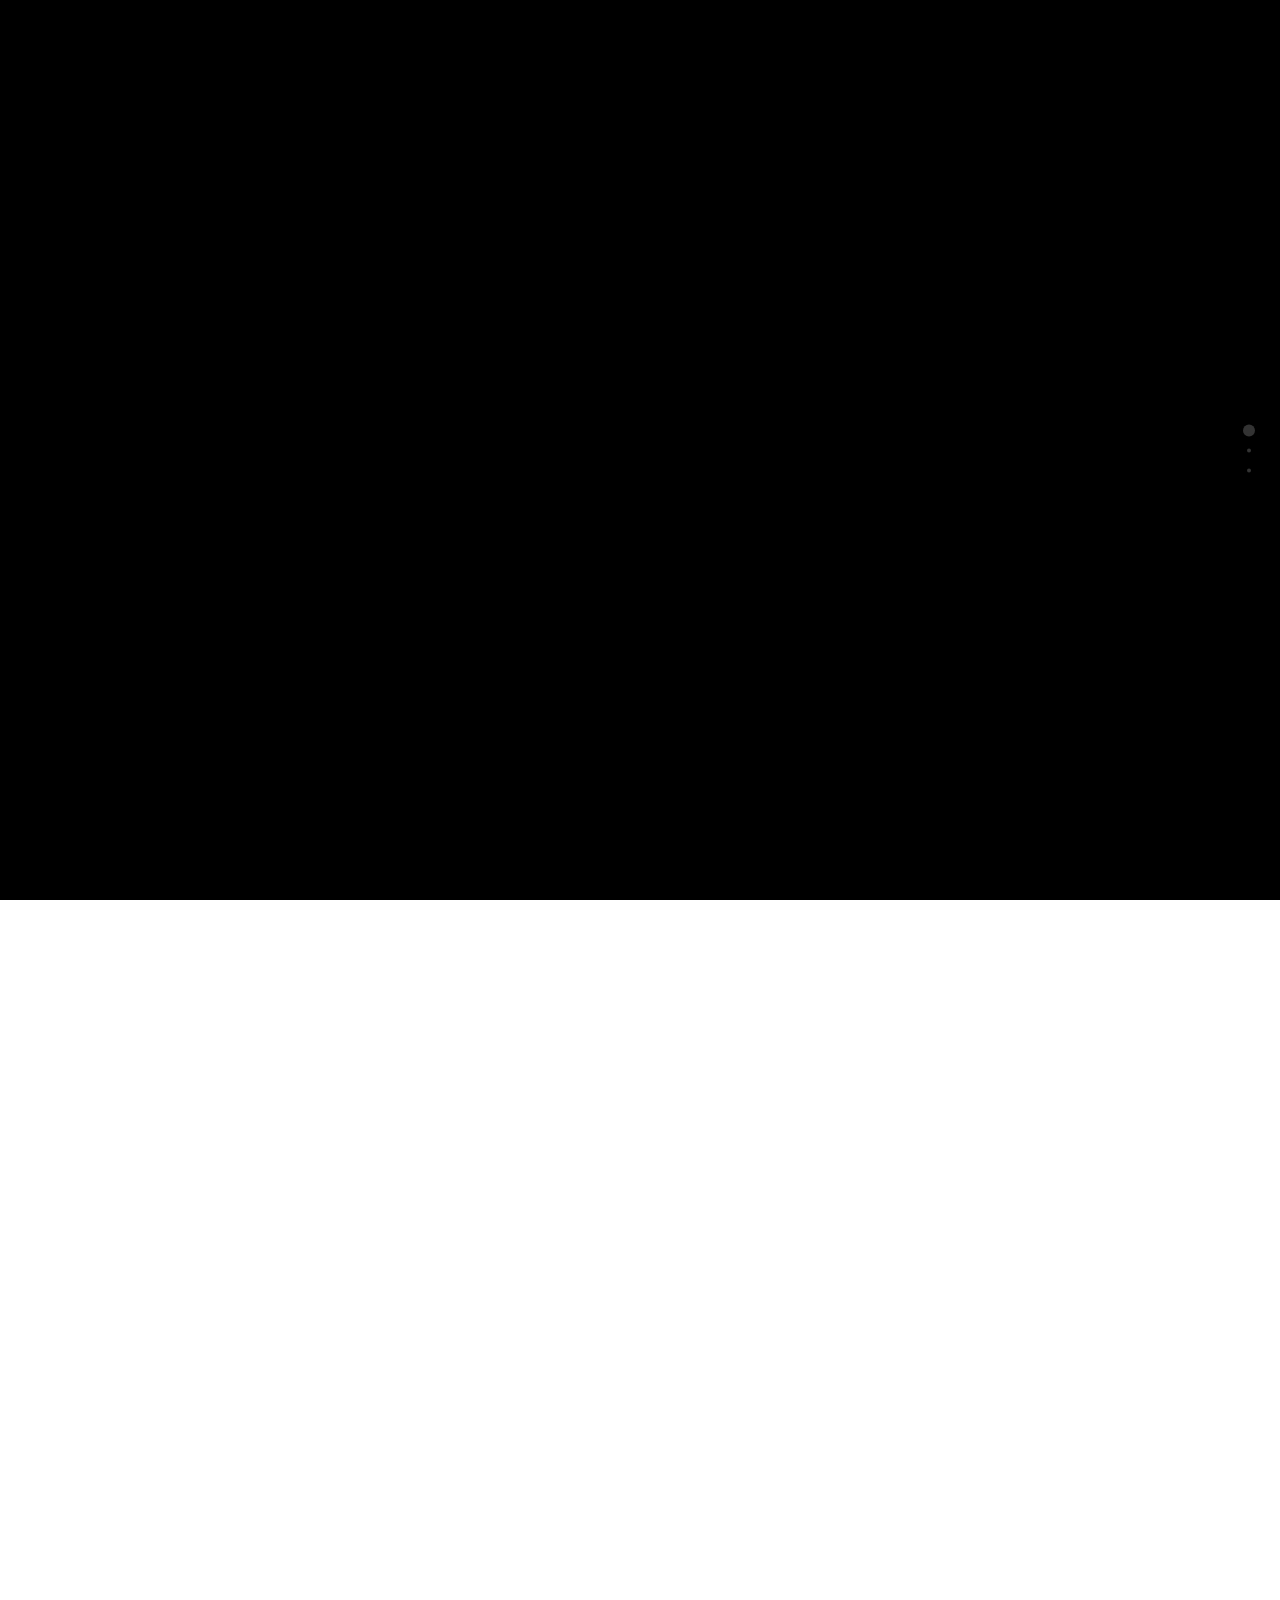
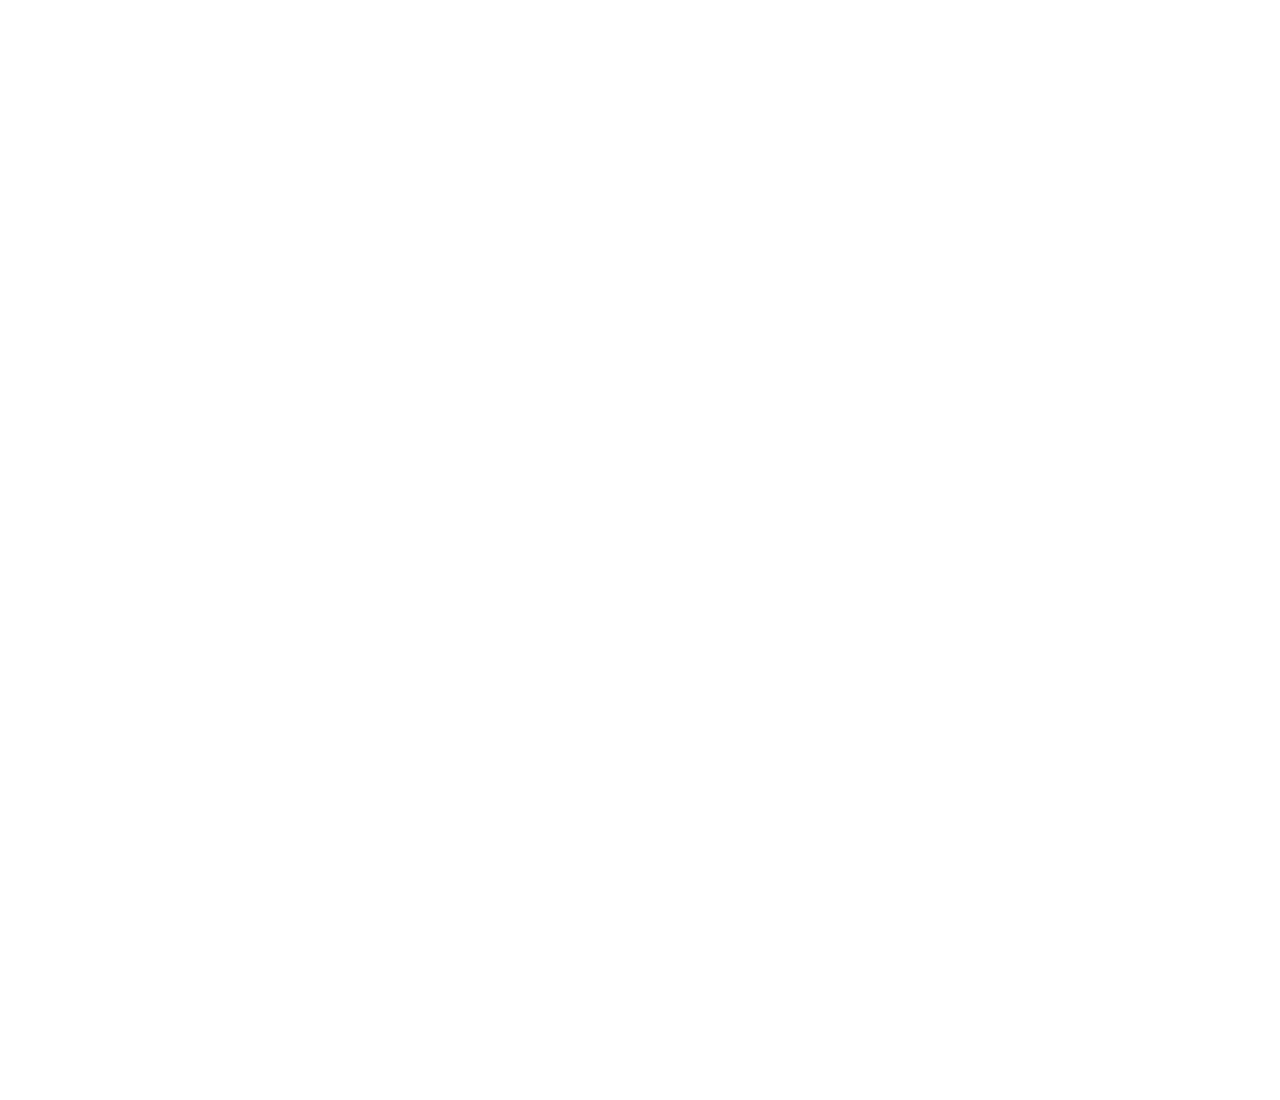
<file: index.html>
<!DOCTYPE html>
<html lang="en">

<head>
    <meta charset="UTF-8">
    <meta name="viewport" content="width=device-width, initial-scale=1.0">
    <link rel="stylesheet" href="css/main.css">
    <link rel="stylesheet" href="css/fullpage.css">
    <link rel="stylesheet" href="https://www.w3schools.com/w3css/4/w3.css">
    <script src="https://maxcdn.bootstrapcdn.com/bootstrap/4.5.2/js/bootstrap.min.js"></script>
    <!--===============================================================================================-->
    <link rel="stylesheet" type="text/css" href="vendor/bootstrap/css/bootstrap.min.css">
    <!--===============================================================================================-->
    <link rel="stylesheet" type="text/css" href="fonts/font-awesome-4.7.0/css/font-awesome.min.css">
    <!--===============================================================================================-->
    <link rel="stylesheet" type="text/css" href="vendor/animate/animate.css">
    <!--===============================================================================================-->
    <link rel="stylesheet" type="text/css" href="vendor/css-hamburgers/hamburgers.min.css">
    <!--===============================================================================================-->
    <link rel="stylesheet" type="text/css" href="vendor/animsition/css/animsition.min.css">
    <!--===============================================================================================-->
    <link rel="stylesheet" type="text/css" href="vendor/select2/select2.min.css">
    <!--===============================================================================================-->
    <link rel="stylesheet" type="text/css" href="vendor/daterangepicker/daterangepicker.css">
    <!--===============================================================================================-->
    <link rel="stylesheet" type="text/css" href="css/util.css">
    <link rel="stylesheet" type="text/css" href="css/main2.css">
    <!--===============================================================================================-->
    <link rel="icon" href="/img/iconhappycut.png" type="image/x-icon">
    <title>PSIT Project</title>
</head>

<body>
    <script src="js/fullpage.js"></script>
    <div id="fullPage">
        <div class="section s1">
            <section>
                <nav>
                    <div class="nav-container">
                        <div id="logo">
                            <span>PSIT Project</span>
                        </div>
                        <ul class="menu">
                            <li><a href="index_contact.html">About us</a></li>
                        </ul>
                    </div>
                </nav>
            </section>
            <!-- ====================nav==================== -->
            <div class="big-text">
                <b>How's your day going?</b>
            </div>

            <!-- ====================big text==================== -->

            <div class="intro">
                <div class="intro-text">
                    <h1 class="hide">
                        <span class="text">Presented by</span>
                    </h1>
                    <br>
                    <h1 class="hide">
                        <span class="text">YakSudNamKlureRongBan</span>
                    </h1>
                </div>
            </div>
            <!-- ====================intro==================== -->
            <div class="slider"></div>
            <!-- ====================slider==================== -->
        </div>
        <!-- ====================end s1==================== -->
        <div class="section s2">
            <div class="contant-about-project">
                <span style="font-family: 'Itim', cursive;">คุณเคยย้อนกลับไปคิดถึงเรื่องที่เคยทำในวันนี้บ้างมั้ย? เคยมั้ย? เมื่อเราปล่อยตัวเองลงบนเตียงนอนแล้วย้อนคิดถึงเรื่องราวในวันนั้นๆ ทั้งเรื่องน่ายินดีที่ทำให้มีความสุขหรือเรื่องเศร้าที่ทำให้รู้สึกแย่ แล้วคุณเคยมั้ยที่อยากลองจดบันทึกเรื่องราวที่เกิดขึ้นในแต่ละวันลงบนสมุดสักเล่มหรือหนังสือสักหน้า? แล้วทำไมไม่ลองจดบันทึกมันดูล่ะ!</span>
            </div>
        </div>
        <!-- ====================end s2==================== -->
        <div class="section s3">
            <div class="container-contact100">

                <div class="wrap-contact100">
                    <form class="contact100-form validate-form" method="POST" action="show_text.php">
                        <span class="contact100-form-title">
                    Story
                </span>

                        <div class="wrap-input100 validate-input" data-validate="Please enter your name">
                            <input class="input100" type="text" id="name" name="name" placeholder="Name">
                            <span class="focus-input100 "></span>
                        </div>
                        <!-- ====================input name==================== -->
                        <div class="wrap-input100 validate-input" data-validate="Please enter your date">
                            <input class="input100" type="date" id="Date" name="Date" name="appointmentdate" min="2020-01-01" max="2030-12-31" step="1" placeholder="e.g. 01/10/2020">
                            <span class="focus-input100"></span>
                        </div>
                        <!-- ====================input date==================== -->
                        <div class="wrap-input100 validate-input" data-validate="Please enter your diary">
                            <input class="input100" type="text" id="Diary" name="Diary" placeholder="Diary">
                            <span class="focus-input100 "></span>
                        </div>
                        <!-- ====================input diary name==================== -->
                        <div class="wrap-input100 validate-input" data-validate="Please enter your message">
                            <textarea class="input100" id="Story" name="Story" placeholder="Tell us about story."></textarea>
                            <span class="focus-input100"></span>
                        </div>
                        <!-- ====================input diary==================== -->
                        <!-- <div class="mybuttun">
                            <a style="color: white;">MOOD</a>&nbsp;&nbsp;&nbsp;&nbsp;
                            <input type="radio" id="sad" name="feeling" value="sad">
                            <label for="sad"><img src="img/iconsadcut.png" width="85px"></label>&nbsp;&nbsp;&nbsp;&nbsp;
                            <input type="radio" id="normal" name="feeling" value="normal">
                            <label for="normal"><img src="img/iconnormalcut.png" width="70px"></label>&nbsp;&nbsp;&nbsp;&nbsp;&nbsp;
                            <input type="radio" id="happy" name="feeling" value="happy">
                            <label for="happy"><img src="img/iconhappycut.png" width="70px"></label>
                        </div> -->
                        <!-- ====================select mood==================== -->
                        <div class="container-contact100-form-btn">
                            <button class="contact100-form-btn">
                        <span>
                        <i class="fa fa-paper-plane-o m-r-6" aria-hidden="true"></i>
                            Send
                        </span>
                    </button>
                            <!-- ====================send button==================== -->
                        </div>
                    </form>
                </div>
                <!-- ====================end form==================== -->
            </div>
        </div>
        <!-- ====================end s3==================== -->
    </div>

    <!-- <div id="dropDownSelect1"></div> -->

    <script src="https://cdnjs.cloudflare.com/ajax/libs/gsap/3.5.1/gsap.min.js" integrity="sha512-IQLehpLoVS4fNzl7IfH8Iowfm5+RiMGtHykgZJl9AWMgqx0AmJ6cRWcB+GaGVtIsnC4voMfm8f2vwtY+6oPjpQ==" crossorigin="anonymous"></script>
    <!-- ====================gsap for animation==================== -->
    <script src="vendor/jquery/jquery-3.2.1.min.js"></script>
    <!--===============================================================================================-->
    <script src="vendor/animsition/js/animsition.min.js"></script>
    <!--===============================================================================================-->
    <script src="vendor/bootstrap/js/popper.js"></script>
    <script src="vendor/bootstrap/js/bootstrap.min.js"></script>
    <!--===============================================================================================-->
    <script src="vendor/select2/select2.min.js"></script>
    <!--===============================================================================================-->
    <script src="vendor/daterangepicker/moment.min.js"></script>
    <script src="vendor/daterangepicker/daterangepicker.js"></script>
    <!--===============================================================================================-->
    <script src="vendor/countdowntime/countdowntime.js"></script>
    <!--===============================================================================================-->
    <script src="js/main.js"></script>
    <script src="js/app.js"></script>
</body>

</html>
</file>
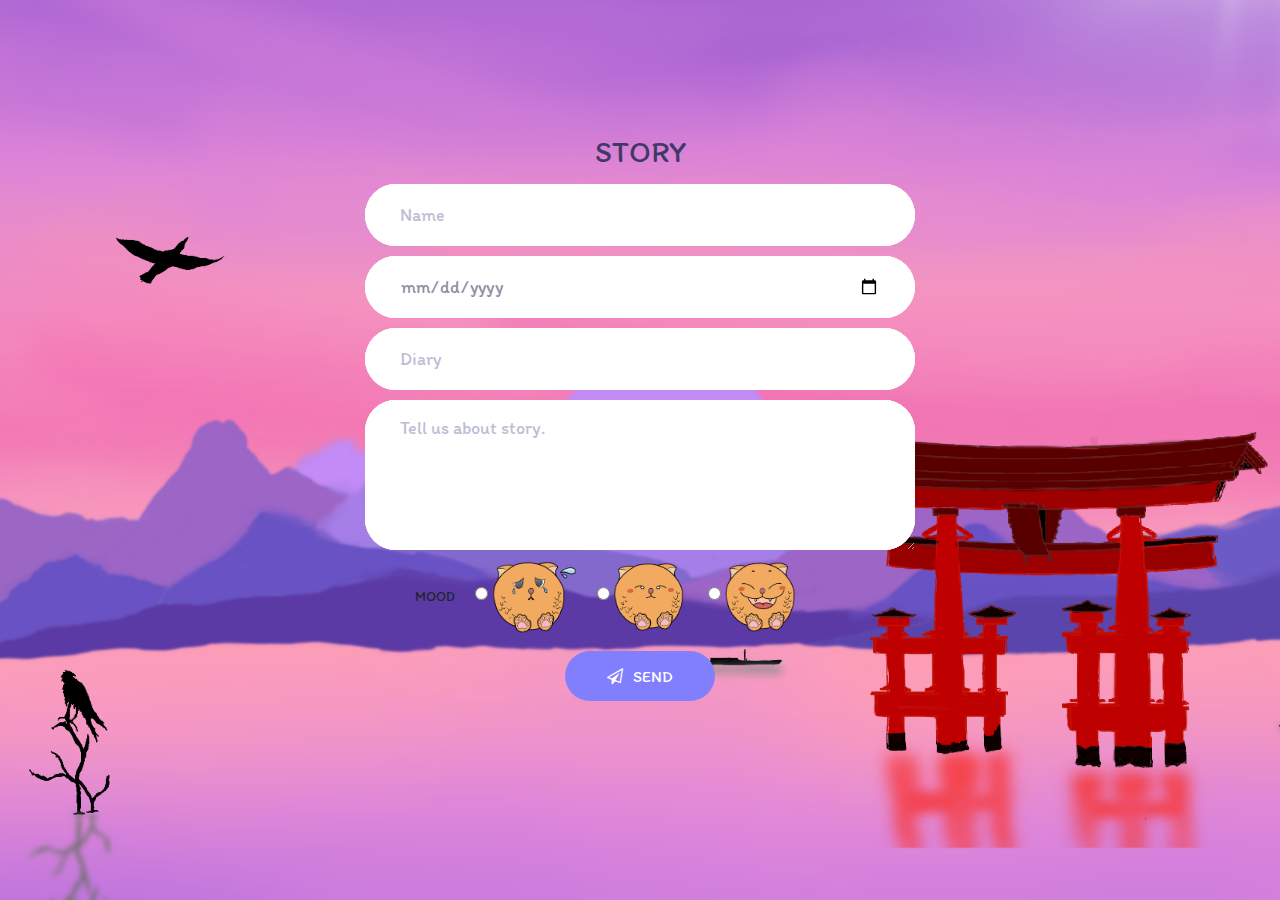
<file: input_text.html>
<!DOCTYPE html>
<html lang="en">

<head>
    <title>Contact V10</title>
    <meta charset="UTF-8">
    <meta name="viewport" content="width=device-width, initial-scale=1">
    <!--===============================================================================================-->
    <link rel="stylesheet" type="text/css" href="vendor/bootstrap/css/bootstrap.min.css">
    <!--===============================================================================================-->
    <link rel="stylesheet" type="text/css" href="fonts/font-awesome-4.7.0/css/font-awesome.min.css">
    <!--===============================================================================================-->
    <link rel="stylesheet" type="text/css" href="vendor/animate/animate.css">
    <!--===============================================================================================-->
    <link rel="stylesheet" type="text/css" href="vendor/css-hamburgers/hamburgers.min.css">
    <!--===============================================================================================-->
    <link rel="stylesheet" type="text/css" href="vendor/animsition/css/animsition.min.css">
    <!--===============================================================================================-->
    <link rel="stylesheet" type="text/css" href="vendor/select2/select2.min.css">
    <!--===============================================================================================-->
    <link rel="stylesheet" type="text/css" href="vendor/daterangepicker/daterangepicker.css">
    <!--===============================================================================================-->
    <link rel="stylesheet" type="text/css" href="css/util.css">
    <link rel="stylesheet" type="text/css" href="css/main2.css">
    <!--===============================================================================================-->
</head>

<body>


    <div class="container-contact100">

        <div class="wrap-contact100">
            <form class="contact100-form validate-form" method="POST" action="show_test.php">
                <span class="contact100-form-title">
			Story
		</span>

                <div class="wrap-input100 validate-input" data-validate="Please enter your name">
                    <input class="input100" type="text" id="name" name="name" placeholder="Name">
                    <span class="focus-input100 "></span>
                </div>

                <div class="wrap-input100 validate-input" data-validate="Please enter your date">
                    <input class="input100" type="date" id="Date" name="Date" name="appointmentdate" min="2020-01-01" max="2030-12-31" step="1" placeholder="e.g. 01/10/2020">
                    <span class="focus-input100"></span>
                </div>

                <div class="wrap-input100 validate-input" data-validate="Please enter your diary">
                    <input class="input100" type="text" id="Diary" name="Diary" placeholder="Diary">
                    <span class="focus-input100 "></span>
                </div>

                <div class="wrap-input100 validate-input" data-validate="Please enter your message">
                    <textarea class="input100" id="Story" name="Story" placeholder="Tell us about story."></textarea>
                    <span class="focus-input100"></span>
                </div>
                <div class="mybuttun">
                    <a>MOOD</a>&nbsp;&nbsp;&nbsp;&nbsp;
                    <input type="radio" id="sad" name="feeling" value="sad">
                    <label for="sad"><img src="img/iconsadcut.png" width="85px"></label>&nbsp;&nbsp;&nbsp;&nbsp;
                    <input type="radio" id="normal" name="feeling" value="normal">
                    <label for="normal"><img src="img/iconnormalcut.png" width="70px"></label>&nbsp;&nbsp;&nbsp;&nbsp;&nbsp;
                    <input type="radio" id="happy" name="feeling" value="happy">
                    <label for="happy"><img src="img/iconhappycut.png" width="70px"></label>
                </div>
                <div class="container-contact100-form-btn">
                    <button class="contact100-form-btn">
				<span>
				<i class="fa fa-paper-plane-o m-r-6" aria-hidden="true"></i>
					Send
				</span>
			</button>
                </div>
            </form>
        </div>
    </div>



    <div id="dropDownSelect1"></div>

    <!--===============================================================================================-->
    <script src="vendor/jquery/jquery-3.2.1.min.js"></script>
    <!--===============================================================================================-->
    <script src="vendor/animsition/js/animsition.min.js"></script>
    <!--===============================================================================================-->
    <script src="vendor/bootstrap/js/popper.js"></script>
    <script src="vendor/bootstrap/js/bootstrap.min.js"></script>
    <!--===============================================================================================-->
    <script src="vendor/select2/select2.min.js"></script>
    <!--===============================================================================================-->
    <script src="vendor/daterangepicker/moment.min.js"></script>
    <script src="vendor/daterangepicker/daterangepicker.js"></script>
    <!--===============================================================================================-->
    <script src="vendor/countdowntime/countdowntime.js"></script>
    <!--===============================================================================================-->
    <script src="js/main.js"></script>

</body>

</html>
</file>
<file: css/main.css>
@import url('https://fonts.googleapis.com/css2?family=Itim&display=swap');
* {
    margin: 0;
    padding: 0;
    box-sizing: border-box;
}

.s1 {
    background: url("../img/sunsets.png");
    min-height: 100%;
    background-position: center;
    background-size: cover;
    display: grid;
}

.s2 {
    background: url("/img/wallpaper1.png");
    min-height: 100%;
    background-position: center;
    background-size: cover;
}

.nav-container {
    display: grid;
    grid-template-columns: 1fr 1fr;
    position: fixed;
    top: 0;
}

#logo {
    padding: 20px;
    font-size: 1.5rem;
    font-family: 'Itim', cursive;
}

ul.menu li {
    margin-top: 23px;
    list-style: none;
}

ul.menu a {
    text-decoration: none;
    padding: 5px 10px;
    font-size: 1.3rem;
    margin: 30px;
    color: #333333;
    font-family: 'Itim', cursive;
}

ul.menu a:hover {
    padding: 5px 5px;
    border-bottom: 2px solid #333333;
}

.big-text {
    position: absolute;
    top: 40%;
    left: 50%;
    transform: translate(-50%, -40%);
    font-size: 4.2rem;
    font-family: 'Itim', cursive;
    color: rgb(61, 61, 61);
}

.intro {
    background: black;
    position: fixed;
    top: 0;
    left: 0;
    width: 100%;
    height: 100%;
    display: flex;
    justify-content: center;
    align-items: center;
    font-family: 'Itim', cursive;
}

.slider {
    background: rgb(119, 116, 133);
    position: fixed;
    top: 0;
    left: 0;
    width: 100%;
    height: 100%;
    transform: translateY(100%);
}

.intro-text {
    color: rgb(233, 233, 233);
    font-size: 4rem;
    font-family: 'Itim', cursive;
}

.hide {
    background: black;
    overflow: hidden;
}

.hide span {
    transform: translateY(100%);
    display: inline-block;
    font-family: 'Itim', cursive;
}

.contant-about-project {
    margin: 20px;
    padding: 15px;
    border: 1px solid white;
    text-indent: 50px;
    background-color: white;
    border-radius: 10px;
    font-size: 1.5rem;
    opacity: 0.78;
    color: rgb(0, 0, 0);
}
</file>
<file: css/fullpage.css>
/*!
 * fullPage 3.0.9
 * https://github.com/alvarotrigo/fullPage.js
 *
 * @license GPLv3 for open source use only
 * or Fullpage Commercial License for commercial use
 * http://alvarotrigo.com/fullPage/pricing/
 *
 * Copyright (C) 2018 http://alvarotrigo.com/fullPage - A project by Alvaro Trigo
 */
html.fp-enabled,
.fp-enabled body {
    margin: 0;
    padding: 0;
    overflow:hidden;

    /*Avoid flicker on slides transitions for mobile phones #336 */
    -webkit-tap-highlight-color: rgba(0,0,0,0);
}
.fp-section {
    position: relative;
    -webkit-box-sizing: border-box; /* Safari<=5 Android<=3 */
    -moz-box-sizing: border-box; /* <=28 */
    box-sizing: border-box;
}
.fp-slide {
    float: left;
}
.fp-slide, .fp-slidesContainer {
    height: 100%;
    display: block;
}
.fp-slides {
    z-index:1;
    height: 100%;
    overflow: hidden;
    position: relative;
    -webkit-transition: all 0.3s ease-out; /* Safari<=6 Android<=4.3 */
    transition: all 0.3s ease-out;
}
.fp-section.fp-table, .fp-slide.fp-table {
    display: table;
    table-layout:fixed;
    width: 100%;
}
.fp-tableCell {
    display: table-cell;
    vertical-align: middle;
    width: 100%;
    height: 100%;
}
.fp-slidesContainer {
    float: left;
    position: relative;
}
.fp-controlArrow {
    -webkit-user-select: none; /* webkit (safari, chrome) browsers */
    -moz-user-select: none; /* mozilla browsers */
    -khtml-user-select: none; /* webkit (konqueror) browsers */
    -ms-user-select: none; /* IE10+ */
    position: absolute;
    z-index: 4;
    top: 50%;
    cursor: pointer;
    width: 0;
    height: 0;
    border-style: solid;
    margin-top: -38px;
    -webkit-transform: translate3d(0,0,0);
    -ms-transform: translate3d(0,0,0);
    transform: translate3d(0,0,0);
}
.fp-controlArrow.fp-prev {
    left: 15px;
    width: 0;
    border-width: 38.5px 34px 38.5px 0;
    border-color: transparent #fff transparent transparent;
}
.fp-controlArrow.fp-next {
    right: 15px;
    border-width: 38.5px 0 38.5px 34px;
    border-color: transparent transparent transparent #fff;
}
.fp-scrollable {
    overflow: hidden;
    position: relative;
}
.fp-scroller{
    overflow: hidden;
}
.iScrollIndicator{
    border: 0 !important;
}
.fp-notransition {
    -webkit-transition: none !important;
    transition: none !important;
}
#fp-nav {
    position: fixed;
    z-index: 100;
    top: 50%;
    opacity: 1;
    transform: translateY(-50%);
    -ms-transform: translateY(-50%);
    -webkit-transform: translate3d(0,-50%,0);
}
#fp-nav.fp-right {
    right: 17px;
}
#fp-nav.fp-left {
    left: 17px;
}
.fp-slidesNav{
    position: absolute;
    z-index: 4;
    opacity: 1;
    -webkit-transform: translate3d(0,0,0);
    -ms-transform: translate3d(0,0,0);
    transform: translate3d(0,0,0);
    left: 0 !important;
    right: 0;
    margin: 0 auto !important;
}
.fp-slidesNav.fp-bottom {
    bottom: 17px;
}
.fp-slidesNav.fp-top {
    top: 17px;
}
#fp-nav ul,
.fp-slidesNav ul {
  margin: 0;
  padding: 0;
}
#fp-nav ul li,
.fp-slidesNav ul li {
    display: block;
    width: 14px;
    height: 13px;
    margin: 7px;
    position:relative;
}
.fp-slidesNav ul li {
    display: inline-block;
}
#fp-nav ul li a,
.fp-slidesNav ul li a {
    display: block;
    position: relative;
    z-index: 1;
    width: 100%;
    height: 100%;
    cursor: pointer;
    text-decoration: none;
}
#fp-nav ul li a.active span,
.fp-slidesNav ul li a.active span,
#fp-nav ul li:hover a.active span,
.fp-slidesNav ul li:hover a.active span{
    height: 12px;
    width: 12px;
    margin: -6px 0 0 -6px;
    border-radius: 100%;
 }
#fp-nav ul li a span,
.fp-slidesNav ul li a span {
    border-radius: 50%;
    position: absolute;
    z-index: 1;
    height: 4px;
    width: 4px;
    border: 0;
    background: #333;
    left: 50%;
    top: 50%;
    margin: -2px 0 0 -2px;
    -webkit-transition: all 0.1s ease-in-out;
    -moz-transition: all 0.1s ease-in-out;
    -o-transition: all 0.1s ease-in-out;
    transition: all 0.1s ease-in-out;
}
#fp-nav ul li:hover a span,
.fp-slidesNav ul li:hover a span{
    width: 10px;
    height: 10px;
    margin: -5px 0px 0px -5px;
}
#fp-nav ul li .fp-tooltip {
    position: absolute;
    top: -2px;
    color: #fff;
    font-size: 14px;
    font-family: arial, helvetica, sans-serif;
    white-space: nowrap;
    max-width: 220px;
    overflow: hidden;
    display: block;
    opacity: 0;
    width: 0;
    cursor: pointer;
}
#fp-nav ul li:hover .fp-tooltip,
#fp-nav.fp-show-active a.active + .fp-tooltip {
    -webkit-transition: opacity 0.2s ease-in;
    transition: opacity 0.2s ease-in;
    width: auto;
    opacity: 1;
}
#fp-nav ul li .fp-tooltip.fp-right {
    right: 20px;
}
#fp-nav ul li .fp-tooltip.fp-left {
    left: 20px;
}
.fp-auto-height.fp-section,
.fp-auto-height .fp-slide,
.fp-auto-height .fp-tableCell{
    height: auto !important;
}

.fp-responsive .fp-auto-height-responsive.fp-section,
.fp-responsive .fp-auto-height-responsive .fp-slide,
.fp-responsive .fp-auto-height-responsive .fp-tableCell {
    height: auto !important;
}

/*Only display content to screen readers*/
.fp-sr-only{
    position: absolute;
    width: 1px;
    height: 1px;
    padding: 0;
    overflow: hidden;
    clip: rect(0, 0, 0, 0);
    white-space: nowrap;
    border: 0;
}
</file>
<file: vendor/daterangepicker/daterangepicker.css>
.daterangepicker {
  position: absolute;
  color: inherit;
  background-color: #fff;
  border-radius: 4px;
  width: 278px;
  padding: 4px;
  margin-top: 1px;
  top: 100px;
  left: 20px;
  /* Calendars */ }
  .daterangepicker:before, .daterangepicker:after {
    position: absolute;
    display: inline-block;
    border-bottom-color: rgba(0, 0, 0, 0.2);
    content: ''; }
  .daterangepicker:before {
    top: -7px;
    border-right: 7px solid transparent;
    border-left: 7px solid transparent;
    border-bottom: 7px solid #ccc; }
  .daterangepicker:after {
    top: -6px;
    border-right: 6px solid transparent;
    border-bottom: 6px solid #fff;
    border-left: 6px solid transparent; }
  .daterangepicker.opensleft:before {
    right: 9px; }
  .daterangepicker.opensleft:after {
    right: 10px; }
  .daterangepicker.openscenter:before {
    left: 0;
    right: 0;
    width: 0;
    margin-left: auto;
    margin-right: auto; }
  .daterangepicker.openscenter:after {
    left: 0;
    right: 0;
    width: 0;
    margin-left: auto;
    margin-right: auto; }
  .daterangepicker.opensright:before {
    left: 9px; }
  .daterangepicker.opensright:after {
    left: 10px; }
  .daterangepicker.dropup {
    margin-top: -5px; }
    .daterangepicker.dropup:before {
      top: initial;
      bottom: -7px;
      border-bottom: initial;
      border-top: 7px solid #ccc; }
    .daterangepicker.dropup:after {
      top: initial;
      bottom: -6px;
      border-bottom: initial;
      border-top: 6px solid #fff; }
  .daterangepicker.dropdown-menu {
    max-width: none;
    z-index: 3001; }
  .daterangepicker.single .ranges, .daterangepicker.single .calendar {
    float: none; }
  .daterangepicker.show-calendar .calendar {
    display: block; }
  .daterangepicker .calendar {
    display: none;
    max-width: 270px;
    margin: 4px; }
    .daterangepicker .calendar.single .calendar-table {
      border: none; }
    .daterangepicker .calendar th, .daterangepicker .calendar td {
      white-space: nowrap;
      text-align: center;
      min-width: 32px; }
  .daterangepicker .calendar-table {
    border: 1px solid #fff;
    padding: 4px;
    border-radius: 4px;
    background-color: #fff; }
  .daterangepicker table {
    width: 100%;
    margin: 0; }
  .daterangepicker td, .daterangepicker th {
    text-align: center;
    width: 20px;
    height: 20px;
    border-radius: 4px;
    border: 1px solid transparent;
    white-space: nowrap;
    cursor: pointer; }
    .daterangepicker td.available:hover, .daterangepicker th.available:hover {
      background-color: #eee;
      border-color: transparent;
      color: inherit; }
    .daterangepicker td.week, .daterangepicker th.week {
      font-size: 80%;
      color: #ccc; }
  .daterangepicker td.off, .daterangepicker td.off.in-range, .daterangepicker td.off.start-date, .daterangepicker td.off.end-date {
    background-color: #fff;
    border-color: transparent;
    color: #999; }
  .daterangepicker td.in-range {
    background-color: #ebf4f8;
    border-color: transparent;
    color: #000;
    border-radius: 0; }
  .daterangepicker td.start-date {
    border-radius: 4px 0 0 4px; }
  .daterangepicker td.end-date {
    border-radius: 0 4px 4px 0; }
  .daterangepicker td.start-date.end-date {
    border-radius: 4px; }
  .daterangepicker td.active, .daterangepicker td.active:hover {
    background-color: #357ebd;
    border-color: transparent;
    color: #fff; }
  .daterangepicker th.month {
    width: auto; }
  .daterangepicker td.disabled, .daterangepicker option.disabled {
    color: #999;
    cursor: not-allowed;
    text-decoration: line-through; }
  .daterangepicker select.monthselect, .daterangepicker select.yearselect {
    font-size: 12px;
    padding: 1px;
    height: auto;
    margin: 0;
    cursor: default; }
  .daterangepicker select.monthselect {
    margin-right: 2%;
    width: 56%; }
  .daterangepicker select.yearselect {
    width: 40%; }
  .daterangepicker select.hourselect, .daterangepicker select.minuteselect, .daterangepicker select.secondselect, .daterangepicker select.ampmselect {
    width: 50px;
    margin-bottom: 0; }
  .daterangepicker .input-mini {
    border: 1px solid #ccc;
    border-radius: 4px;
    color: #555;
    height: 30px;
    line-height: 30px;
    display: block;
    vertical-align: middle;
    margin: 0 0 5px 0;
    padding: 0 6px 0 28px;
    width: 100%; }
    .daterangepicker .input-mini.active {
      border: 1px solid #08c;
      border-radius: 4px; }
  .daterangepicker .daterangepicker_input {
    position: relative; }
    .daterangepicker .daterangepicker_input i {
      position: absolute;
      left: 8px;
      top: 8px; }
  .daterangepicker.rtl .input-mini {
    padding-right: 28px;
    padding-left: 6px; }
  .daterangepicker.rtl .daterangepicker_input i {
    left: auto;
    right: 8px; }
  .daterangepicker .calendar-time {
    text-align: center;
    margin: 5px auto;
    line-height: 30px;
    position: relative;
    padding-left: 28px; }
    .daterangepicker .calendar-time select.disabled {
      color: #ccc;
      cursor: not-allowed; }

.ranges {
  font-size: 11px;
  float: none;
  margin: 4px;
  text-align: left; }
  .ranges ul {
    list-style: none;
    margin: 0 auto;
    padding: 0;
    width: 100%; }
  .ranges li {
    font-size: 13px;
    background-color: #f5f5f5;
    border: 1px solid #f5f5f5;
    border-radius: 4px;
    color: #08c;
    padding: 3px 12px;
    margin-bottom: 8px;
    cursor: pointer; }
    .ranges li:hover {
      background-color: #08c;
      border: 1px solid #08c;
      color: #fff; }
    .ranges li.active {
      background-color: #08c;
      border: 1px solid #08c;
      color: #fff; }

/*  Larger Screen Styling */
@media (min-width: 564px) {
  .daterangepicker {
    width: auto; }
    .daterangepicker .ranges ul {
      width: 160px; }
    .daterangepicker.single .ranges ul {
      width: 100%; }
    .daterangepicker.single .calendar.left {
      clear: none; }
    .daterangepicker.single.ltr .ranges, .daterangepicker.single.ltr .calendar {
      float: left; }
    .daterangepicker.single.rtl .ranges, .daterangepicker.single.rtl .calendar {
      float: right; }
    .daterangepicker.ltr {
      direction: ltr;
      text-align: left; }
      .daterangepicker.ltr .calendar.left {
        clear: left;
        margin-right: 0; }
        .daterangepicker.ltr .calendar.left .calendar-table {
          border-right: none;
          border-top-right-radius: 0;
          border-bottom-right-radius: 0; }
      .daterangepicker.ltr .calendar.right {
        margin-left: 0; }
        .daterangepicker.ltr .calendar.right .calendar-table {
          border-left: none;
          border-top-left-radius: 0;
          border-bottom-left-radius: 0; }
      .daterangepicker.ltr .left .daterangepicker_input {
        padding-right: 12px; }
      .daterangepicker.ltr .calendar.left .calendar-table {
        padding-right: 12px; }
      .daterangepicker.ltr .ranges, .daterangepicker.ltr .calendar {
        float: left; }
    .daterangepicker.rtl {
      direction: rtl;
      text-align: right; }
      .daterangepicker.rtl .calendar.left {
        clear: right;
        margin-left: 0; }
        .daterangepicker.rtl .calendar.left .calendar-table {
          border-left: none;
          border-top-left-radius: 0;
          border-bottom-left-radius: 0; }
      .daterangepicker.rtl .calendar.right {
        margin-right: 0; }
        .daterangepicker.rtl .calendar.right .calendar-table {
          border-right: none;
          border-top-right-radius: 0;
          border-bottom-right-radius: 0; }
      .daterangepicker.rtl .left .daterangepicker_input {
        padding-left: 12px; }
      .daterangepicker.rtl .calendar.left .calendar-table {
        padding-left: 12px; }
      .daterangepicker.rtl .ranges, .daterangepicker.rtl .calendar {
        text-align: right;
        float: right; } }
@media (min-width: 730px) {
  .daterangepicker .ranges {
    width: auto; }
  .daterangepicker.ltr .ranges {
    float: left; }
  .daterangepicker.rtl .ranges {
    float: right; }
  .daterangepicker .calendar.left {
    clear: none !important; } }
</file>
<file: css/util.css>
/*[ FONT SIZE ]
///////////////////////////////////////////////////////////
*/
.fs-1 {font-size: 1px;}
.fs-2 {font-size: 2px;}
.fs-3 {font-size: 3px;}
.fs-4 {font-size: 4px;}
.fs-5 {font-size: 5px;}
.fs-6 {font-size: 6px;}
.fs-7 {font-size: 7px;}
.fs-8 {font-size: 8px;}
.fs-9 {font-size: 9px;}
.fs-10 {font-size: 10px;}
.fs-11 {font-size: 11px;}
.fs-12 {font-size: 12px;}
.fs-13 {font-size: 13px;}
.fs-14 {font-size: 14px;}
.fs-15 {font-size: 15px;}
.fs-16 {font-size: 16px;}
.fs-17 {font-size: 17px;}
.fs-18 {font-size: 18px;}
.fs-19 {font-size: 19px;}
.fs-20 {font-size: 20px;}
.fs-21 {font-size: 21px;}
.fs-22 {font-size: 22px;}
.fs-23 {font-size: 23px;}
.fs-24 {font-size: 24px;}
.fs-25 {font-size: 25px;}
.fs-26 {font-size: 26px;}
.fs-27 {font-size: 27px;}
.fs-28 {font-size: 28px;}
.fs-29 {font-size: 29px;}
.fs-30 {font-size: 30px;}
.fs-31 {font-size: 31px;}
.fs-32 {font-size: 32px;}
.fs-33 {font-size: 33px;}
.fs-34 {font-size: 34px;}
.fs-35 {font-size: 35px;}
.fs-36 {font-size: 36px;}
.fs-37 {font-size: 37px;}
.fs-38 {font-size: 38px;}
.fs-39 {font-size: 39px;}
.fs-40 {font-size: 40px;}
.fs-41 {font-size: 41px;}
.fs-42 {font-size: 42px;}
.fs-43 {font-size: 43px;}
.fs-44 {font-size: 44px;}
.fs-45 {font-size: 45px;}
.fs-46 {font-size: 46px;}
.fs-47 {font-size: 47px;}
.fs-48 {font-size: 48px;}
.fs-49 {font-size: 49px;}
.fs-50 {font-size: 50px;}
.fs-51 {font-size: 51px;}
.fs-52 {font-size: 52px;}
.fs-53 {font-size: 53px;}
.fs-54 {font-size: 54px;}
.fs-55 {font-size: 55px;}
.fs-56 {font-size: 56px;}
.fs-57 {font-size: 57px;}
.fs-58 {font-size: 58px;}
.fs-59 {font-size: 59px;}
.fs-60 {font-size: 60px;}
.fs-61 {font-size: 61px;}
.fs-62 {font-size: 62px;}
.fs-63 {font-size: 63px;}
.fs-64 {font-size: 64px;}
.fs-65 {font-size: 65px;}
.fs-66 {font-size: 66px;}
.fs-67 {font-size: 67px;}
.fs-68 {font-size: 68px;}
.fs-69 {font-size: 69px;}
.fs-70 {font-size: 70px;}
.fs-71 {font-size: 71px;}
.fs-72 {font-size: 72px;}
.fs-73 {font-size: 73px;}
.fs-74 {font-size: 74px;}
.fs-75 {font-size: 75px;}
.fs-76 {font-size: 76px;}
.fs-77 {font-size: 77px;}
.fs-78 {font-size: 78px;}
.fs-79 {font-size: 79px;}
.fs-80 {font-size: 80px;}
.fs-81 {font-size: 81px;}
.fs-82 {font-size: 82px;}
.fs-83 {font-size: 83px;}
.fs-84 {font-size: 84px;}
.fs-85 {font-size: 85px;}
.fs-86 {font-size: 86px;}
.fs-87 {font-size: 87px;}
.fs-88 {font-size: 88px;}
.fs-89 {font-size: 89px;}
.fs-90 {font-size: 90px;}
.fs-91 {font-size: 91px;}
.fs-92 {font-size: 92px;}
.fs-93 {font-size: 93px;}
.fs-94 {font-size: 94px;}
.fs-95 {font-size: 95px;}
.fs-96 {font-size: 96px;}
.fs-97 {font-size: 97px;}
.fs-98 {font-size: 98px;}
.fs-99 {font-size: 99px;}
.fs-100 {font-size: 100px;}
.fs-101 {font-size: 101px;}
.fs-102 {font-size: 102px;}
.fs-103 {font-size: 103px;}
.fs-104 {font-size: 104px;}
.fs-105 {font-size: 105px;}
.fs-106 {font-size: 106px;}
.fs-107 {font-size: 107px;}
.fs-108 {font-size: 108px;}
.fs-109 {font-size: 109px;}
.fs-110 {font-size: 110px;}
.fs-111 {font-size: 111px;}
.fs-112 {font-size: 112px;}
.fs-113 {font-size: 113px;}
.fs-114 {font-size: 114px;}
.fs-115 {font-size: 115px;}
.fs-116 {font-size: 116px;}
.fs-117 {font-size: 117px;}
.fs-118 {font-size: 118px;}
.fs-119 {font-size: 119px;}
.fs-120 {font-size: 120px;}
.fs-121 {font-size: 121px;}
.fs-122 {font-size: 122px;}
.fs-123 {font-size: 123px;}
.fs-124 {font-size: 124px;}
.fs-125 {font-size: 125px;}
.fs-126 {font-size: 126px;}
.fs-127 {font-size: 127px;}
.fs-128 {font-size: 128px;}
.fs-129 {font-size: 129px;}
.fs-130 {font-size: 130px;}
.fs-131 {font-size: 131px;}
.fs-132 {font-size: 132px;}
.fs-133 {font-size: 133px;}
.fs-134 {font-size: 134px;}
.fs-135 {font-size: 135px;}
.fs-136 {font-size: 136px;}
.fs-137 {font-size: 137px;}
.fs-138 {font-size: 138px;}
.fs-139 {font-size: 139px;}
.fs-140 {font-size: 140px;}
.fs-141 {font-size: 141px;}
.fs-142 {font-size: 142px;}
.fs-143 {font-size: 143px;}
.fs-144 {font-size: 144px;}
.fs-145 {font-size: 145px;}
.fs-146 {font-size: 146px;}
.fs-147 {font-size: 147px;}
.fs-148 {font-size: 148px;}
.fs-149 {font-size: 149px;}
.fs-150 {font-size: 150px;}
.fs-151 {font-size: 151px;}
.fs-152 {font-size: 152px;}
.fs-153 {font-size: 153px;}
.fs-154 {font-size: 154px;}
.fs-155 {font-size: 155px;}
.fs-156 {font-size: 156px;}
.fs-157 {font-size: 157px;}
.fs-158 {font-size: 158px;}
.fs-159 {font-size: 159px;}
.fs-160 {font-size: 160px;}
.fs-161 {font-size: 161px;}
.fs-162 {font-size: 162px;}
.fs-163 {font-size: 163px;}
.fs-164 {font-size: 164px;}
.fs-165 {font-size: 165px;}
.fs-166 {font-size: 166px;}
.fs-167 {font-size: 167px;}
.fs-168 {font-size: 168px;}
.fs-169 {font-size: 169px;}
.fs-170 {font-size: 170px;}
.fs-171 {font-size: 171px;}
.fs-172 {font-size: 172px;}
.fs-173 {font-size: 173px;}
.fs-174 {font-size: 174px;}
.fs-175 {font-size: 175px;}
.fs-176 {font-size: 176px;}
.fs-177 {font-size: 177px;}
.fs-178 {font-size: 178px;}
.fs-179 {font-size: 179px;}
.fs-180 {font-size: 180px;}
.fs-181 {font-size: 181px;}
.fs-182 {font-size: 182px;}
.fs-183 {font-size: 183px;}
.fs-184 {font-size: 184px;}
.fs-185 {font-size: 185px;}
.fs-186 {font-size: 186px;}
.fs-187 {font-size: 187px;}
.fs-188 {font-size: 188px;}
.fs-189 {font-size: 189px;}
.fs-190 {font-size: 190px;}
.fs-191 {font-size: 191px;}
.fs-192 {font-size: 192px;}
.fs-193 {font-size: 193px;}
.fs-194 {font-size: 194px;}
.fs-195 {font-size: 195px;}
.fs-196 {font-size: 196px;}
.fs-197 {font-size: 197px;}
.fs-198 {font-size: 198px;}
.fs-199 {font-size: 199px;}
.fs-200 {font-size: 200px;}

/*[ PADDING ]
///////////////////////////////////////////////////////////
*/
.p-t-0 {padding-top: 0px;}
.p-t-1 {padding-top: 1px;}
.p-t-2 {padding-top: 2px;}
.p-t-3 {padding-top: 3px;}
.p-t-4 {padding-top: 4px;}
.p-t-5 {padding-top: 5px;}
.p-t-6 {padding-top: 6px;}
.p-t-7 {padding-top: 7px;}
.p-t-8 {padding-top: 8px;}
.p-t-9 {padding-top: 9px;}
.p-t-10 {padding-top: 10px;}
.p-t-11 {padding-top: 11px;}
.p-t-12 {padding-top: 12px;}
.p-t-13 {padding-top: 13px;}
.p-t-14 {padding-top: 14px;}
.p-t-15 {padding-top: 15px;}
.p-t-16 {padding-top: 16px;}
.p-t-17 {padding-top: 17px;}
.p-t-18 {padding-top: 18px;}
.p-t-19 {padding-top: 19px;}
.p-t-20 {padding-top: 20px;}
.p-t-21 {padding-top: 21px;}
.p-t-22 {padding-top: 22px;}
.p-t-23 {padding-top: 23px;}
.p-t-24 {padding-top: 24px;}
.p-t-25 {padding-top: 25px;}
.p-t-26 {padding-top: 26px;}
.p-t-27 {padding-top: 27px;}
.p-t-28 {padding-top: 28px;}
.p-t-29 {padding-top: 29px;}
.p-t-30 {padding-top: 30px;}
.p-t-31 {padding-top: 31px;}
.p-t-32 {padding-top: 32px;}
.p-t-33 {padding-top: 33px;}
.p-t-34 {padding-top: 34px;}
.p-t-35 {padding-top: 35px;}
.p-t-36 {padding-top: 36px;}
.p-t-37 {padding-top: 37px;}
.p-t-38 {padding-top: 38px;}
.p-t-39 {padding-top: 39px;}
.p-t-40 {padding-top: 40px;}
.p-t-41 {padding-top: 41px;}
.p-t-42 {padding-top: 42px;}
.p-t-43 {padding-top: 43px;}
.p-t-44 {padding-top: 44px;}
.p-t-45 {padding-top: 45px;}
.p-t-46 {padding-top: 46px;}
.p-t-47 {padding-top: 47px;}
.p-t-48 {padding-top: 48px;}
.p-t-49 {padding-top: 49px;}
.p-t-50 {padding-top: 50px;}
.p-t-51 {padding-top: 51px;}
.p-t-52 {padding-top: 52px;}
.p-t-53 {padding-top: 53px;}
.p-t-54 {padding-top: 54px;}
.p-t-55 {padding-top: 55px;}
.p-t-56 {padding-top: 56px;}
.p-t-57 {padding-top: 57px;}
.p-t-58 {padding-top: 58px;}
.p-t-59 {padding-top: 59px;}
.p-t-60 {padding-top: 60px;}
.p-t-61 {padding-top: 61px;}
.p-t-62 {padding-top: 62px;}
.p-t-63 {padding-top: 63px;}
.p-t-64 {padding-top: 64px;}
.p-t-65 {padding-top: 65px;}
.p-t-66 {padding-top: 66px;}
.p-t-67 {padding-top: 67px;}
.p-t-68 {padding-top: 68px;}
.p-t-69 {padding-top: 69px;}
.p-t-70 {padding-top: 70px;}
.p-t-71 {padding-top: 71px;}
.p-t-72 {padding-top: 72px;}
.p-t-73 {padding-top: 73px;}
.p-t-74 {padding-top: 74px;}
.p-t-75 {padding-top: 75px;}
.p-t-76 {padding-top: 76px;}
.p-t-77 {padding-top: 77px;}
.p-t-78 {padding-top: 78px;}
.p-t-79 {padding-top: 79px;}
.p-t-80 {padding-top: 80px;}
.p-t-81 {padding-top: 81px;}
.p-t-82 {padding-top: 82px;}
.p-t-83 {padding-top: 83px;}
.p-t-84 {padding-top: 84px;}
.p-t-85 {padding-top: 85px;}
.p-t-86 {padding-top: 86px;}
.p-t-87 {padding-top: 87px;}
.p-t-88 {padding-top: 88px;}
.p-t-89 {padding-top: 89px;}
.p-t-90 {padding-top: 90px;}
.p-t-91 {padding-top: 91px;}
.p-t-92 {padding-top: 92px;}
.p-t-93 {padding-top: 93px;}
.p-t-94 {padding-top: 94px;}
.p-t-95 {padding-top: 95px;}
.p-t-96 {padding-top: 96px;}
.p-t-97 {padding-top: 97px;}
.p-t-98 {padding-top: 98px;}
.p-t-99 {padding-top: 99px;}
.p-t-100 {padding-top: 100px;}
.p-t-101 {padding-top: 101px;}
.p-t-102 {padding-top: 102px;}
.p-t-103 {padding-top: 103px;}
.p-t-104 {padding-top: 104px;}
.p-t-105 {padding-top: 105px;}
.p-t-106 {padding-top: 106px;}
.p-t-107 {padding-top: 107px;}
.p-t-108 {padding-top: 108px;}
.p-t-109 {padding-top: 109px;}
.p-t-110 {padding-top: 110px;}
.p-t-111 {padding-top: 111px;}
.p-t-112 {padding-top: 112px;}
.p-t-113 {padding-top: 113px;}
.p-t-114 {padding-top: 114px;}
.p-t-115 {padding-top: 115px;}
.p-t-116 {padding-top: 116px;}
.p-t-117 {padding-top: 117px;}
.p-t-118 {padding-top: 118px;}
.p-t-119 {padding-top: 119px;}
.p-t-120 {padding-top: 120px;}
.p-t-121 {padding-top: 121px;}
.p-t-122 {padding-top: 122px;}
.p-t-123 {padding-top: 123px;}
.p-t-124 {padding-top: 124px;}
.p-t-125 {padding-top: 125px;}
.p-t-126 {padding-top: 126px;}
.p-t-127 {padding-top: 127px;}
.p-t-128 {padding-top: 128px;}
.p-t-129 {padding-top: 129px;}
.p-t-130 {padding-top: 130px;}
.p-t-131 {padding-top: 131px;}
.p-t-132 {padding-top: 132px;}
.p-t-133 {padding-top: 133px;}
.p-t-134 {padding-top: 134px;}
.p-t-135 {padding-top: 135px;}
.p-t-136 {padding-top: 136px;}
.p-t-137 {padding-top: 137px;}
.p-t-138 {padding-top: 138px;}
.p-t-139 {padding-top: 139px;}
.p-t-140 {padding-top: 140px;}
.p-t-141 {padding-top: 141px;}
.p-t-142 {padding-top: 142px;}
.p-t-143 {padding-top: 143px;}
.p-t-144 {padding-top: 144px;}
.p-t-145 {padding-top: 145px;}
.p-t-146 {padding-top: 146px;}
.p-t-147 {padding-top: 147px;}
.p-t-148 {padding-top: 148px;}
.p-t-149 {padding-top: 149px;}
.p-t-150 {padding-top: 150px;}
.p-t-151 {padding-top: 151px;}
.p-t-152 {padding-top: 152px;}
.p-t-153 {padding-top: 153px;}
.p-t-154 {padding-top: 154px;}
.p-t-155 {padding-top: 155px;}
.p-t-156 {padding-top: 156px;}
.p-t-157 {padding-top: 157px;}
.p-t-158 {padding-top: 158px;}
.p-t-159 {padding-top: 159px;}
.p-t-160 {padding-top: 160px;}
.p-t-161 {padding-top: 161px;}
.p-t-162 {padding-top: 162px;}
.p-t-163 {padding-top: 163px;}
.p-t-164 {padding-top: 164px;}
.p-t-165 {padding-top: 165px;}
.p-t-166 {padding-top: 166px;}
.p-t-167 {padding-top: 167px;}
.p-t-168 {padding-top: 168px;}
.p-t-169 {padding-top: 169px;}
.p-t-170 {padding-top: 170px;}
.p-t-171 {padding-top: 171px;}
.p-t-172 {padding-top: 172px;}
.p-t-173 {padding-top: 173px;}
.p-t-174 {padding-top: 174px;}
.p-t-175 {padding-top: 175px;}
.p-t-176 {padding-top: 176px;}
.p-t-177 {padding-top: 177px;}
.p-t-178 {padding-top: 178px;}
.p-t-179 {padding-top: 179px;}
.p-t-180 {padding-top: 180px;}
.p-t-181 {padding-top: 181px;}
.p-t-182 {padding-top: 182px;}
.p-t-183 {padding-top: 183px;}
.p-t-184 {padding-top: 184px;}
.p-t-185 {padding-top: 185px;}
.p-t-186 {padding-top: 186px;}
.p-t-187 {padding-top: 187px;}
.p-t-188 {padding-top: 188px;}
.p-t-189 {padding-top: 189px;}
.p-t-190 {padding-top: 190px;}
.p-t-191 {padding-top: 191px;}
.p-t-192 {padding-top: 192px;}
.p-t-193 {padding-top: 193px;}
.p-t-194 {padding-top: 194px;}
.p-t-195 {padding-top: 195px;}
.p-t-196 {padding-top: 196px;}
.p-t-197 {padding-top: 197px;}
.p-t-198 {padding-top: 198px;}
.p-t-199 {padding-top: 199px;}
.p-t-200 {padding-top: 200px;}
.p-t-201 {padding-top: 201px;}
.p-t-202 {padding-top: 202px;}
.p-t-203 {padding-top: 203px;}
.p-t-204 {padding-top: 204px;}
.p-t-205 {padding-top: 205px;}
.p-t-206 {padding-top: 206px;}
.p-t-207 {padding-top: 207px;}
.p-t-208 {padding-top: 208px;}
.p-t-209 {padding-top: 209px;}
.p-t-210 {padding-top: 210px;}
.p-t-211 {padding-top: 211px;}
.p-t-212 {padding-top: 212px;}
.p-t-213 {padding-top: 213px;}
.p-t-214 {padding-top: 214px;}
.p-t-215 {padding-top: 215px;}
.p-t-216 {padding-top: 216px;}
.p-t-217 {padding-top: 217px;}
.p-t-218 {padding-top: 218px;}
.p-t-219 {padding-top: 219px;}
.p-t-220 {padding-top: 220px;}
.p-t-221 {padding-top: 221px;}
.p-t-222 {padding-top: 222px;}
.p-t-223 {padding-top: 223px;}
.p-t-224 {padding-top: 224px;}
.p-t-225 {padding-top: 225px;}
.p-t-226 {padding-top: 226px;}
.p-t-227 {padding-top: 227px;}
.p-t-228 {padding-top: 228px;}
.p-t-229 {padding-top: 229px;}
.p-t-230 {padding-top: 230px;}
.p-t-231 {padding-top: 231px;}
.p-t-232 {padding-top: 232px;}
.p-t-233 {padding-top: 233px;}
.p-t-234 {padding-top: 234px;}
.p-t-235 {padding-top: 235px;}
.p-t-236 {padding-top: 236px;}
.p-t-237 {padding-top: 237px;}
.p-t-238 {padding-top: 238px;}
.p-t-239 {padding-top: 239px;}
.p-t-240 {padding-top: 240px;}
.p-t-241 {padding-top: 241px;}
.p-t-242 {padding-top: 242px;}
.p-t-243 {padding-top: 243px;}
.p-t-244 {padding-top: 244px;}
.p-t-245 {padding-top: 245px;}
.p-t-246 {padding-top: 246px;}
.p-t-247 {padding-top: 247px;}
.p-t-248 {padding-top: 248px;}
.p-t-249 {padding-top: 249px;}
.p-t-250 {padding-top: 250px;}
.p-b-0 {padding-bottom: 0px;}
.p-b-1 {padding-bottom: 1px;}
.p-b-2 {padding-bottom: 2px;}
.p-b-3 {padding-bottom: 3px;}
.p-b-4 {padding-bottom: 4px;}
.p-b-5 {padding-bottom: 5px;}
.p-b-6 {padding-bottom: 6px;}
.p-b-7 {padding-bottom: 7px;}
.p-b-8 {padding-bottom: 8px;}
.p-b-9 {padding-bottom: 9px;}
.p-b-10 {padding-bottom: 10px;}
.p-b-11 {padding-bottom: 11px;}
.p-b-12 {padding-bottom: 12px;}
.p-b-13 {padding-bottom: 13px;}
.p-b-14 {padding-bottom: 14px;}
.p-b-15 {padding-bottom: 15px;}
.p-b-16 {padding-bottom: 16px;}
.p-b-17 {padding-bottom: 17px;}
.p-b-18 {padding-bottom: 18px;}
.p-b-19 {padding-bottom: 19px;}
.p-b-20 {padding-bottom: 20px;}
.p-b-21 {padding-bottom: 21px;}
.p-b-22 {padding-bottom: 22px;}
.p-b-23 {padding-bottom: 23px;}
.p-b-24 {padding-bottom: 24px;}
.p-b-25 {padding-bottom: 25px;}
.p-b-26 {padding-bottom: 26px;}
.p-b-27 {padding-bottom: 27px;}
.p-b-28 {padding-bottom: 28px;}
.p-b-29 {padding-bottom: 29px;}
.p-b-30 {padding-bottom: 30px;}
.p-b-31 {padding-bottom: 31px;}
.p-b-32 {padding-bottom: 32px;}
.p-b-33 {padding-bottom: 33px;}
.p-b-34 {padding-bottom: 34px;}
.p-b-35 {padding-bottom: 35px;}
.p-b-36 {padding-bottom: 36px;}
.p-b-37 {padding-bottom: 37px;}
.p-b-38 {padding-bottom: 38px;}
.p-b-39 {padding-bottom: 39px;}
.p-b-40 {padding-bottom: 40px;}
.p-b-41 {padding-bottom: 41px;}
.p-b-42 {padding-bottom: 42px;}
.p-b-43 {padding-bottom: 43px;}
.p-b-44 {padding-bottom: 44px;}
.p-b-45 {padding-bottom: 45px;}
.p-b-46 {padding-bottom: 46px;}
.p-b-47 {padding-bottom: 47px;}
.p-b-48 {padding-bottom: 48px;}
.p-b-49 {padding-bottom: 49px;}
.p-b-50 {padding-bottom: 50px;}
.p-b-51 {padding-bottom: 51px;}
.p-b-52 {padding-bottom: 52px;}
.p-b-53 {padding-bottom: 53px;}
.p-b-54 {padding-bottom: 54px;}
.p-b-55 {padding-bottom: 55px;}
.p-b-56 {padding-bottom: 56px;}
.p-b-57 {padding-bottom: 57px;}
.p-b-58 {padding-bottom: 58px;}
.p-b-59 {padding-bottom: 59px;}
.p-b-60 {padding-bottom: 60px;}
.p-b-61 {padding-bottom: 61px;}
.p-b-62 {padding-bottom: 62px;}
.p-b-63 {padding-bottom: 63px;}
.p-b-64 {padding-bottom: 64px;}
.p-b-65 {padding-bottom: 65px;}
.p-b-66 {padding-bottom: 66px;}
.p-b-67 {padding-bottom: 67px;}
.p-b-68 {padding-bottom: 68px;}
.p-b-69 {padding-bottom: 69px;}
.p-b-70 {padding-bottom: 70px;}
.p-b-71 {padding-bottom: 71px;}
.p-b-72 {padding-bottom: 72px;}
.p-b-73 {padding-bottom: 73px;}
.p-b-74 {padding-bottom: 74px;}
.p-b-75 {padding-bottom: 75px;}
.p-b-76 {padding-bottom: 76px;}
.p-b-77 {padding-bottom: 77px;}
.p-b-78 {padding-bottom: 78px;}
.p-b-79 {padding-bottom: 79px;}
.p-b-80 {padding-bottom: 80px;}
.p-b-81 {padding-bottom: 81px;}
.p-b-82 {padding-bottom: 82px;}
.p-b-83 {padding-bottom: 83px;}
.p-b-84 {padding-bottom: 84px;}
.p-b-85 {padding-bottom: 85px;}
.p-b-86 {padding-bottom: 86px;}
.p-b-87 {padding-bottom: 87px;}
.p-b-88 {padding-bottom: 88px;}
.p-b-89 {padding-bottom: 89px;}
.p-b-90 {padding-bottom: 90px;}
.p-b-91 {padding-bottom: 91px;}
.p-b-92 {padding-bottom: 92px;}
.p-b-93 {padding-bottom: 93px;}
.p-b-94 {padding-bottom: 94px;}
.p-b-95 {padding-bottom: 95px;}
.p-b-96 {padding-bottom: 96px;}
.p-b-97 {padding-bottom: 97px;}
.p-b-98 {padding-bottom: 98px;}
.p-b-99 {padding-bottom: 99px;}
.p-b-100 {padding-bottom: 100px;}
.p-b-101 {padding-bottom: 101px;}
.p-b-102 {padding-bottom: 102px;}
.p-b-103 {padding-bottom: 103px;}
.p-b-104 {padding-bottom: 104px;}
.p-b-105 {padding-bottom: 105px;}
.p-b-106 {padding-bottom: 106px;}
.p-b-107 {padding-bottom: 107px;}
.p-b-108 {padding-bottom: 108px;}
.p-b-109 {padding-bottom: 109px;}
.p-b-110 {padding-bottom: 110px;}
.p-b-111 {padding-bottom: 111px;}
.p-b-112 {padding-bottom: 112px;}
.p-b-113 {padding-bottom: 113px;}
.p-b-114 {padding-bottom: 114px;}
.p-b-115 {padding-bottom: 115px;}
.p-b-116 {padding-bottom: 116px;}
.p-b-117 {padding-bottom: 117px;}
.p-b-118 {padding-bottom: 118px;}
.p-b-119 {padding-bottom: 119px;}
.p-b-120 {padding-bottom: 120px;}
.p-b-121 {padding-bottom: 121px;}
.p-b-122 {padding-bottom: 122px;}
.p-b-123 {padding-bottom: 123px;}
.p-b-124 {padding-bottom: 124px;}
.p-b-125 {padding-bottom: 125px;}
.p-b-126 {padding-bottom: 126px;}
.p-b-127 {padding-bottom: 127px;}
.p-b-128 {padding-bottom: 128px;}
.p-b-129 {padding-bottom: 129px;}
.p-b-130 {padding-bottom: 130px;}
.p-b-131 {padding-bottom: 131px;}
.p-b-132 {padding-bottom: 132px;}
.p-b-133 {padding-bottom: 133px;}
.p-b-134 {padding-bottom: 134px;}
.p-b-135 {padding-bottom: 135px;}
.p-b-136 {padding-bottom: 136px;}
.p-b-137 {padding-bottom: 137px;}
.p-b-138 {padding-bottom: 138px;}
.p-b-139 {padding-bottom: 139px;}
.p-b-140 {padding-bottom: 140px;}
.p-b-141 {padding-bottom: 141px;}
.p-b-142 {padding-bottom: 142px;}
.p-b-143 {padding-bottom: 143px;}
.p-b-144 {padding-bottom: 144px;}
.p-b-145 {padding-bottom: 145px;}
.p-b-146 {padding-bottom: 146px;}
.p-b-147 {padding-bottom: 147px;}
.p-b-148 {padding-bottom: 148px;}
.p-b-149 {padding-bottom: 149px;}
.p-b-150 {padding-bottom: 150px;}
.p-b-151 {padding-bottom: 151px;}
.p-b-152 {padding-bottom: 152px;}
.p-b-153 {padding-bottom: 153px;}
.p-b-154 {padding-bottom: 154px;}
.p-b-155 {padding-bottom: 155px;}
.p-b-156 {padding-bottom: 156px;}
.p-b-157 {padding-bottom: 157px;}
.p-b-158 {padding-bottom: 158px;}
.p-b-159 {padding-bottom: 159px;}
.p-b-160 {padding-bottom: 160px;}
.p-b-161 {padding-bottom: 161px;}
.p-b-162 {padding-bottom: 162px;}
.p-b-163 {padding-bottom: 163px;}
.p-b-164 {padding-bottom: 164px;}
.p-b-165 {padding-bottom: 165px;}
.p-b-166 {padding-bottom: 166px;}
.p-b-167 {padding-bottom: 167px;}
.p-b-168 {padding-bottom: 168px;}
.p-b-169 {padding-bottom: 169px;}
.p-b-170 {padding-bottom: 170px;}
.p-b-171 {padding-bottom: 171px;}
.p-b-172 {padding-bottom: 172px;}
.p-b-173 {padding-bottom: 173px;}
.p-b-174 {padding-bottom: 174px;}
.p-b-175 {padding-bottom: 175px;}
.p-b-176 {padding-bottom: 176px;}
.p-b-177 {padding-bottom: 177px;}
.p-b-178 {padding-bottom: 178px;}
.p-b-179 {padding-bottom: 179px;}
.p-b-180 {padding-bottom: 180px;}
.p-b-181 {padding-bottom: 181px;}
.p-b-182 {padding-bottom: 182px;}
.p-b-183 {padding-bottom: 183px;}
.p-b-184 {padding-bottom: 184px;}
.p-b-185 {padding-bottom: 185px;}
.p-b-186 {padding-bottom: 186px;}
.p-b-187 {padding-bottom: 187px;}
.p-b-188 {padding-bottom: 188px;}
.p-b-189 {padding-bottom: 189px;}
.p-b-190 {padding-bottom: 190px;}
.p-b-191 {padding-bottom: 191px;}
.p-b-192 {padding-bottom: 192px;}
.p-b-193 {padding-bottom: 193px;}
.p-b-194 {padding-bottom: 194px;}
.p-b-195 {padding-bottom: 195px;}
.p-b-196 {padding-bottom: 196px;}
.p-b-197 {padding-bottom: 197px;}
.p-b-198 {padding-bottom: 198px;}
.p-b-199 {padding-bottom: 199px;}
.p-b-200 {padding-bottom: 200px;}
.p-b-201 {padding-bottom: 201px;}
.p-b-202 {padding-bottom: 202px;}
.p-b-203 {padding-bottom: 203px;}
.p-b-204 {padding-bottom: 204px;}
.p-b-205 {padding-bottom: 205px;}
.p-b-206 {padding-bottom: 206px;}
.p-b-207 {padding-bottom: 207px;}
.p-b-208 {padding-bottom: 208px;}
.p-b-209 {padding-bottom: 209px;}
.p-b-210 {padding-bottom: 210px;}
.p-b-211 {padding-bottom: 211px;}
.p-b-212 {padding-bottom: 212px;}
.p-b-213 {padding-bottom: 213px;}
.p-b-214 {padding-bottom: 214px;}
.p-b-215 {padding-bottom: 215px;}
.p-b-216 {padding-bottom: 216px;}
.p-b-217 {padding-bottom: 217px;}
.p-b-218 {padding-bottom: 218px;}
.p-b-219 {padding-bottom: 219px;}
.p-b-220 {padding-bottom: 220px;}
.p-b-221 {padding-bottom: 221px;}
.p-b-222 {padding-bottom: 222px;}
.p-b-223 {padding-bottom: 223px;}
.p-b-224 {padding-bottom: 224px;}
.p-b-225 {padding-bottom: 225px;}
.p-b-226 {padding-bottom: 226px;}
.p-b-227 {padding-bottom: 227px;}
.p-b-228 {padding-bottom: 228px;}
.p-b-229 {padding-bottom: 229px;}
.p-b-230 {padding-bottom: 230px;}
.p-b-231 {padding-bottom: 231px;}
.p-b-232 {padding-bottom: 232px;}
.p-b-233 {padding-bottom: 233px;}
.p-b-234 {padding-bottom: 234px;}
.p-b-235 {padding-bottom: 235px;}
.p-b-236 {padding-bottom: 236px;}
.p-b-237 {padding-bottom: 237px;}
.p-b-238 {padding-bottom: 238px;}
.p-b-239 {padding-bottom: 239px;}
.p-b-240 {padding-bottom: 240px;}
.p-b-241 {padding-bottom: 241px;}
.p-b-242 {padding-bottom: 242px;}
.p-b-243 {padding-bottom: 243px;}
.p-b-244 {padding-bottom: 244px;}
.p-b-245 {padding-bottom: 245px;}
.p-b-246 {padding-bottom: 246px;}
.p-b-247 {padding-bottom: 247px;}
.p-b-248 {padding-bottom: 248px;}
.p-b-249 {padding-bottom: 249px;}
.p-b-250 {padding-bottom: 250px;}
.p-l-0 {padding-left: 0px;}
.p-l-1 {padding-left: 1px;}
.p-l-2 {padding-left: 2px;}
.p-l-3 {padding-left: 3px;}
.p-l-4 {padding-left: 4px;}
.p-l-5 {padding-left: 5px;}
.p-l-6 {padding-left: 6px;}
.p-l-7 {padding-left: 7px;}
.p-l-8 {padding-left: 8px;}
.p-l-9 {padding-left: 9px;}
.p-l-10 {padding-left: 10px;}
.p-l-11 {padding-left: 11px;}
.p-l-12 {padding-left: 12px;}
.p-l-13 {padding-left: 13px;}
.p-l-14 {padding-left: 14px;}
.p-l-15 {padding-left: 15px;}
.p-l-16 {padding-left: 16px;}
.p-l-17 {padding-left: 17px;}
.p-l-18 {padding-left: 18px;}
.p-l-19 {padding-left: 19px;}
.p-l-20 {padding-left: 20px;}
.p-l-21 {padding-left: 21px;}
.p-l-22 {padding-left: 22px;}
.p-l-23 {padding-left: 23px;}
.p-l-24 {padding-left: 24px;}
.p-l-25 {padding-left: 25px;}
.p-l-26 {padding-left: 26px;}
.p-l-27 {padding-left: 27px;}
.p-l-28 {padding-left: 28px;}
.p-l-29 {padding-left: 29px;}
.p-l-30 {padding-left: 30px;}
.p-l-31 {padding-left: 31px;}
.p-l-32 {padding-left: 32px;}
.p-l-33 {padding-left: 33px;}
.p-l-34 {padding-left: 34px;}
.p-l-35 {padding-left: 35px;}
.p-l-36 {padding-left: 36px;}
.p-l-37 {padding-left: 37px;}
.p-l-38 {padding-left: 38px;}
.p-l-39 {padding-left: 39px;}
.p-l-40 {padding-left: 40px;}
.p-l-41 {padding-left: 41px;}
.p-l-42 {padding-left: 42px;}
.p-l-43 {padding-left: 43px;}
.p-l-44 {padding-left: 44px;}
.p-l-45 {padding-left: 45px;}
.p-l-46 {padding-left: 46px;}
.p-l-47 {padding-left: 47px;}
.p-l-48 {padding-left: 48px;}
.p-l-49 {padding-left: 49px;}
.p-l-50 {padding-left: 50px;}
.p-l-51 {padding-left: 51px;}
.p-l-52 {padding-left: 52px;}
.p-l-53 {padding-left: 53px;}
.p-l-54 {padding-left: 54px;}
.p-l-55 {padding-left: 55px;}
.p-l-56 {padding-left: 56px;}
.p-l-57 {padding-left: 57px;}
.p-l-58 {padding-left: 58px;}
.p-l-59 {padding-left: 59px;}
.p-l-60 {padding-left: 60px;}
.p-l-61 {padding-left: 61px;}
.p-l-62 {padding-left: 62px;}
.p-l-63 {padding-left: 63px;}
.p-l-64 {padding-left: 64px;}
.p-l-65 {padding-left: 65px;}
.p-l-66 {padding-left: 66px;}
.p-l-67 {padding-left: 67px;}
.p-l-68 {padding-left: 68px;}
.p-l-69 {padding-left: 69px;}
.p-l-70 {padding-left: 70px;}
.p-l-71 {padding-left: 71px;}
.p-l-72 {padding-left: 72px;}
.p-l-73 {padding-left: 73px;}
.p-l-74 {padding-left: 74px;}
.p-l-75 {padding-left: 75px;}
.p-l-76 {padding-left: 76px;}
.p-l-77 {padding-left: 77px;}
.p-l-78 {padding-left: 78px;}
.p-l-79 {padding-left: 79px;}
.p-l-80 {padding-left: 80px;}
.p-l-81 {padding-left: 81px;}
.p-l-82 {padding-left: 82px;}
.p-l-83 {padding-left: 83px;}
.p-l-84 {padding-left: 84px;}
.p-l-85 {padding-left: 85px;}
.p-l-86 {padding-left: 86px;}
.p-l-87 {padding-left: 87px;}
.p-l-88 {padding-left: 88px;}
.p-l-89 {padding-left: 89px;}
.p-l-90 {padding-left: 90px;}
.p-l-91 {padding-left: 91px;}
.p-l-92 {padding-left: 92px;}
.p-l-93 {padding-left: 93px;}
.p-l-94 {padding-left: 94px;}
.p-l-95 {padding-left: 95px;}
.p-l-96 {padding-left: 96px;}
.p-l-97 {padding-left: 97px;}
.p-l-98 {padding-left: 98px;}
.p-l-99 {padding-left: 99px;}
.p-l-100 {padding-left: 100px;}
.p-l-101 {padding-left: 101px;}
.p-l-102 {padding-left: 102px;}
.p-l-103 {padding-left: 103px;}
.p-l-104 {padding-left: 104px;}
.p-l-105 {padding-left: 105px;}
.p-l-106 {padding-left: 106px;}
.p-l-107 {padding-left: 107px;}
.p-l-108 {padding-left: 108px;}
.p-l-109 {padding-left: 109px;}
.p-l-110 {padding-left: 110px;}
.p-l-111 {padding-left: 111px;}
.p-l-112 {padding-left: 112px;}
.p-l-113 {padding-left: 113px;}
.p-l-114 {padding-left: 114px;}
.p-l-115 {padding-left: 115px;}
.p-l-116 {padding-left: 116px;}
.p-l-117 {padding-left: 117px;}
.p-l-118 {padding-left: 118px;}
.p-l-119 {padding-left: 119px;}
.p-l-120 {padding-left: 120px;}
.p-l-121 {padding-left: 121px;}
.p-l-122 {padding-left: 122px;}
.p-l-123 {padding-left: 123px;}
.p-l-124 {padding-left: 124px;}
.p-l-125 {padding-left: 125px;}
.p-l-126 {padding-left: 126px;}
.p-l-127 {padding-left: 127px;}
.p-l-128 {padding-left: 128px;}
.p-l-129 {padding-left: 129px;}
.p-l-130 {padding-left: 130px;}
.p-l-131 {padding-left: 131px;}
.p-l-132 {padding-left: 132px;}
.p-l-133 {padding-left: 133px;}
.p-l-134 {padding-left: 134px;}
.p-l-135 {padding-left: 135px;}
.p-l-136 {padding-left: 136px;}
.p-l-137 {padding-left: 137px;}
.p-l-138 {padding-left: 138px;}
.p-l-139 {padding-left: 139px;}
.p-l-140 {padding-left: 140px;}
.p-l-141 {padding-left: 141px;}
.p-l-142 {padding-left: 142px;}
.p-l-143 {padding-left: 143px;}
.p-l-144 {padding-left: 144px;}
.p-l-145 {padding-left: 145px;}
.p-l-146 {padding-left: 146px;}
.p-l-147 {padding-left: 147px;}
.p-l-148 {padding-left: 148px;}
.p-l-149 {padding-left: 149px;}
.p-l-150 {padding-left: 150px;}
.p-l-151 {padding-left: 151px;}
.p-l-152 {padding-left: 152px;}
.p-l-153 {padding-left: 153px;}
.p-l-154 {padding-left: 154px;}
.p-l-155 {padding-left: 155px;}
.p-l-156 {padding-left: 156px;}
.p-l-157 {padding-left: 157px;}
.p-l-158 {padding-left: 158px;}
.p-l-159 {padding-left: 159px;}
.p-l-160 {padding-left: 160px;}
.p-l-161 {padding-left: 161px;}
.p-l-162 {padding-left: 162px;}
.p-l-163 {padding-left: 163px;}
.p-l-164 {padding-left: 164px;}
.p-l-165 {padding-left: 165px;}
.p-l-166 {padding-left: 166px;}
.p-l-167 {padding-left: 167px;}
.p-l-168 {padding-left: 168px;}
.p-l-169 {padding-left: 169px;}
.p-l-170 {padding-left: 170px;}
.p-l-171 {padding-left: 171px;}
.p-l-172 {padding-left: 172px;}
.p-l-173 {padding-left: 173px;}
.p-l-174 {padding-left: 174px;}
.p-l-175 {padding-left: 175px;}
.p-l-176 {padding-left: 176px;}
.p-l-177 {padding-left: 177px;}
.p-l-178 {padding-left: 178px;}
.p-l-179 {padding-left: 179px;}
.p-l-180 {padding-left: 180px;}
.p-l-181 {padding-left: 181px;}
.p-l-182 {padding-left: 182px;}
.p-l-183 {padding-left: 183px;}
.p-l-184 {padding-left: 184px;}
.p-l-185 {padding-left: 185px;}
.p-l-186 {padding-left: 186px;}
.p-l-187 {padding-left: 187px;}
.p-l-188 {padding-left: 188px;}
.p-l-189 {padding-left: 189px;}
.p-l-190 {padding-left: 190px;}
.p-l-191 {padding-left: 191px;}
.p-l-192 {padding-left: 192px;}
.p-l-193 {padding-left: 193px;}
.p-l-194 {padding-left: 194px;}
.p-l-195 {padding-left: 195px;}
.p-l-196 {padding-left: 196px;}
.p-l-197 {padding-left: 197px;}
.p-l-198 {padding-left: 198px;}
.p-l-199 {padding-left: 199px;}
.p-l-200 {padding-left: 200px;}
.p-l-201 {padding-left: 201px;}
.p-l-202 {padding-left: 202px;}
.p-l-203 {padding-left: 203px;}
.p-l-204 {padding-left: 204px;}
.p-l-205 {padding-left: 205px;}
.p-l-206 {padding-left: 206px;}
.p-l-207 {padding-left: 207px;}
.p-l-208 {padding-left: 208px;}
.p-l-209 {padding-left: 209px;}
.p-l-210 {padding-left: 210px;}
.p-l-211 {padding-left: 211px;}
.p-l-212 {padding-left: 212px;}
.p-l-213 {padding-left: 213px;}
.p-l-214 {padding-left: 214px;}
.p-l-215 {padding-left: 215px;}
.p-l-216 {padding-left: 216px;}
.p-l-217 {padding-left: 217px;}
.p-l-218 {padding-left: 218px;}
.p-l-219 {padding-left: 219px;}
.p-l-220 {padding-left: 220px;}
.p-l-221 {padding-left: 221px;}
.p-l-222 {padding-left: 222px;}
.p-l-223 {padding-left: 223px;}
.p-l-224 {padding-left: 224px;}
.p-l-225 {padding-left: 225px;}
.p-l-226 {padding-left: 226px;}
.p-l-227 {padding-left: 227px;}
.p-l-228 {padding-left: 228px;}
.p-l-229 {padding-left: 229px;}
.p-l-230 {padding-left: 230px;}
.p-l-231 {padding-left: 231px;}
.p-l-232 {padding-left: 232px;}
.p-l-233 {padding-left: 233px;}
.p-l-234 {padding-left: 234px;}
.p-l-235 {padding-left: 235px;}
.p-l-236 {padding-left: 236px;}
.p-l-237 {padding-left: 237px;}
.p-l-238 {padding-left: 238px;}
.p-l-239 {padding-left: 239px;}
.p-l-240 {padding-left: 240px;}
.p-l-241 {padding-left: 241px;}
.p-l-242 {padding-left: 242px;}
.p-l-243 {padding-left: 243px;}
.p-l-244 {padding-left: 244px;}
.p-l-245 {padding-left: 245px;}
.p-l-246 {padding-left: 246px;}
.p-l-247 {padding-left: 247px;}
.p-l-248 {padding-left: 248px;}
.p-l-249 {padding-left: 249px;}
.p-l-250 {padding-left: 250px;}
.p-r-0 {padding-right: 0px;}
.p-r-1 {padding-right: 1px;}
.p-r-2 {padding-right: 2px;}
.p-r-3 {padding-right: 3px;}
.p-r-4 {padding-right: 4px;}
.p-r-5 {padding-right: 5px;}
.p-r-6 {padding-right: 6px;}
.p-r-7 {padding-right: 7px;}
.p-r-8 {padding-right: 8px;}
.p-r-9 {padding-right: 9px;}
.p-r-10 {padding-right: 10px;}
.p-r-11 {padding-right: 11px;}
.p-r-12 {padding-right: 12px;}
.p-r-13 {padding-right: 13px;}
.p-r-14 {padding-right: 14px;}
.p-r-15 {padding-right: 15px;}
.p-r-16 {padding-right: 16px;}
.p-r-17 {padding-right: 17px;}
.p-r-18 {padding-right: 18px;}
.p-r-19 {padding-right: 19px;}
.p-r-20 {padding-right: 20px;}
.p-r-21 {padding-right: 21px;}
.p-r-22 {padding-right: 22px;}
.p-r-23 {padding-right: 23px;}
.p-r-24 {padding-right: 24px;}
.p-r-25 {padding-right: 25px;}
.p-r-26 {padding-right: 26px;}
.p-r-27 {padding-right: 27px;}
.p-r-28 {padding-right: 28px;}
.p-r-29 {padding-right: 29px;}
.p-r-30 {padding-right: 30px;}
.p-r-31 {padding-right: 31px;}
.p-r-32 {padding-right: 32px;}
.p-r-33 {padding-right: 33px;}
.p-r-34 {padding-right: 34px;}
.p-r-35 {padding-right: 35px;}
.p-r-36 {padding-right: 36px;}
.p-r-37 {padding-right: 37px;}
.p-r-38 {padding-right: 38px;}
.p-r-39 {padding-right: 39px;}
.p-r-40 {padding-right: 40px;}
.p-r-41 {padding-right: 41px;}
.p-r-42 {padding-right: 42px;}
.p-r-43 {padding-right: 43px;}
.p-r-44 {padding-right: 44px;}
.p-r-45 {padding-right: 45px;}
.p-r-46 {padding-right: 46px;}
.p-r-47 {padding-right: 47px;}
.p-r-48 {padding-right: 48px;}
.p-r-49 {padding-right: 49px;}
.p-r-50 {padding-right: 50px;}
.p-r-51 {padding-right: 51px;}
.p-r-52 {padding-right: 52px;}
.p-r-53 {padding-right: 53px;}
.p-r-54 {padding-right: 54px;}
.p-r-55 {padding-right: 55px;}
.p-r-56 {padding-right: 56px;}
.p-r-57 {padding-right: 57px;}
.p-r-58 {padding-right: 58px;}
.p-r-59 {padding-right: 59px;}
.p-r-60 {padding-right: 60px;}
.p-r-61 {padding-right: 61px;}
.p-r-62 {padding-right: 62px;}
.p-r-63 {padding-right: 63px;}
.p-r-64 {padding-right: 64px;}
.p-r-65 {padding-right: 65px;}
.p-r-66 {padding-right: 66px;}
.p-r-67 {padding-right: 67px;}
.p-r-68 {padding-right: 68px;}
.p-r-69 {padding-right: 69px;}
.p-r-70 {padding-right: 70px;}
.p-r-71 {padding-right: 71px;}
.p-r-72 {padding-right: 72px;}
.p-r-73 {padding-right: 73px;}
.p-r-74 {padding-right: 74px;}
.p-r-75 {padding-right: 75px;}
.p-r-76 {padding-right: 76px;}
.p-r-77 {padding-right: 77px;}
.p-r-78 {padding-right: 78px;}
.p-r-79 {padding-right: 79px;}
.p-r-80 {padding-right: 80px;}
.p-r-81 {padding-right: 81px;}
.p-r-82 {padding-right: 82px;}
.p-r-83 {padding-right: 83px;}
.p-r-84 {padding-right: 84px;}
.p-r-85 {padding-right: 85px;}
.p-r-86 {padding-right: 86px;}
.p-r-87 {padding-right: 87px;}
.p-r-88 {padding-right: 88px;}
.p-r-89 {padding-right: 89px;}
.p-r-90 {padding-right: 90px;}
.p-r-91 {padding-right: 91px;}
.p-r-92 {padding-right: 92px;}
.p-r-93 {padding-right: 93px;}
.p-r-94 {padding-right: 94px;}
.p-r-95 {padding-right: 95px;}
.p-r-96 {padding-right: 96px;}
.p-r-97 {padding-right: 97px;}
.p-r-98 {padding-right: 98px;}
.p-r-99 {padding-right: 99px;}
.p-r-100 {padding-right: 100px;}
.p-r-101 {padding-right: 101px;}
.p-r-102 {padding-right: 102px;}
.p-r-103 {padding-right: 103px;}
.p-r-104 {padding-right: 104px;}
.p-r-105 {padding-right: 105px;}
.p-r-106 {padding-right: 106px;}
.p-r-107 {padding-right: 107px;}
.p-r-108 {padding-right: 108px;}
.p-r-109 {padding-right: 109px;}
.p-r-110 {padding-right: 110px;}
.p-r-111 {padding-right: 111px;}
.p-r-112 {padding-right: 112px;}
.p-r-113 {padding-right: 113px;}
.p-r-114 {padding-right: 114px;}
.p-r-115 {padding-right: 115px;}
.p-r-116 {padding-right: 116px;}
.p-r-117 {padding-right: 117px;}
.p-r-118 {padding-right: 118px;}
.p-r-119 {padding-right: 119px;}
.p-r-120 {padding-right: 120px;}
.p-r-121 {padding-right: 121px;}
.p-r-122 {padding-right: 122px;}
.p-r-123 {padding-right: 123px;}
.p-r-124 {padding-right: 124px;}
.p-r-125 {padding-right: 125px;}
.p-r-126 {padding-right: 126px;}
.p-r-127 {padding-right: 127px;}
.p-r-128 {padding-right: 128px;}
.p-r-129 {padding-right: 129px;}
.p-r-130 {padding-right: 130px;}
.p-r-131 {padding-right: 131px;}
.p-r-132 {padding-right: 132px;}
.p-r-133 {padding-right: 133px;}
.p-r-134 {padding-right: 134px;}
.p-r-135 {padding-right: 135px;}
.p-r-136 {padding-right: 136px;}
.p-r-137 {padding-right: 137px;}
.p-r-138 {padding-right: 138px;}
.p-r-139 {padding-right: 139px;}
.p-r-140 {padding-right: 140px;}
.p-r-141 {padding-right: 141px;}
.p-r-142 {padding-right: 142px;}
.p-r-143 {padding-right: 143px;}
.p-r-144 {padding-right: 144px;}
.p-r-145 {padding-right: 145px;}
.p-r-146 {padding-right: 146px;}
.p-r-147 {padding-right: 147px;}
.p-r-148 {padding-right: 148px;}
.p-r-149 {padding-right: 149px;}
.p-r-150 {padding-right: 150px;}
.p-r-151 {padding-right: 151px;}
.p-r-152 {padding-right: 152px;}
.p-r-153 {padding-right: 153px;}
.p-r-154 {padding-right: 154px;}
.p-r-155 {padding-right: 155px;}
.p-r-156 {padding-right: 156px;}
.p-r-157 {padding-right: 157px;}
.p-r-158 {padding-right: 158px;}
.p-r-159 {padding-right: 159px;}
.p-r-160 {padding-right: 160px;}
.p-r-161 {padding-right: 161px;}
.p-r-162 {padding-right: 162px;}
.p-r-163 {padding-right: 163px;}
.p-r-164 {padding-right: 164px;}
.p-r-165 {padding-right: 165px;}
.p-r-166 {padding-right: 166px;}
.p-r-167 {padding-right: 167px;}
.p-r-168 {padding-right: 168px;}
.p-r-169 {padding-right: 169px;}
.p-r-170 {padding-right: 170px;}
.p-r-171 {padding-right: 171px;}
.p-r-172 {padding-right: 172px;}
.p-r-173 {padding-right: 173px;}
.p-r-174 {padding-right: 174px;}
.p-r-175 {padding-right: 175px;}
.p-r-176 {padding-right: 176px;}
.p-r-177 {padding-right: 177px;}
.p-r-178 {padding-right: 178px;}
.p-r-179 {padding-right: 179px;}
.p-r-180 {padding-right: 180px;}
.p-r-181 {padding-right: 181px;}
.p-r-182 {padding-right: 182px;}
.p-r-183 {padding-right: 183px;}
.p-r-184 {padding-right: 184px;}
.p-r-185 {padding-right: 185px;}
.p-r-186 {padding-right: 186px;}
.p-r-187 {padding-right: 187px;}
.p-r-188 {padding-right: 188px;}
.p-r-189 {padding-right: 189px;}
.p-r-190 {padding-right: 190px;}
.p-r-191 {padding-right: 191px;}
.p-r-192 {padding-right: 192px;}
.p-r-193 {padding-right: 193px;}
.p-r-194 {padding-right: 194px;}
.p-r-195 {padding-right: 195px;}
.p-r-196 {padding-right: 196px;}
.p-r-197 {padding-right: 197px;}
.p-r-198 {padding-right: 198px;}
.p-r-199 {padding-right: 199px;}
.p-r-200 {padding-right: 200px;}
.p-r-201 {padding-right: 201px;}
.p-r-202 {padding-right: 202px;}
.p-r-203 {padding-right: 203px;}
.p-r-204 {padding-right: 204px;}
.p-r-205 {padding-right: 205px;}
.p-r-206 {padding-right: 206px;}
.p-r-207 {padding-right: 207px;}
.p-r-208 {padding-right: 208px;}
.p-r-209 {padding-right: 209px;}
.p-r-210 {padding-right: 210px;}
.p-r-211 {padding-right: 211px;}
.p-r-212 {padding-right: 212px;}
.p-r-213 {padding-right: 213px;}
.p-r-214 {padding-right: 214px;}
.p-r-215 {padding-right: 215px;}
.p-r-216 {padding-right: 216px;}
.p-r-217 {padding-right: 217px;}
.p-r-218 {padding-right: 218px;}
.p-r-219 {padding-right: 219px;}
.p-r-220 {padding-right: 220px;}
.p-r-221 {padding-right: 221px;}
.p-r-222 {padding-right: 222px;}
.p-r-223 {padding-right: 223px;}
.p-r-224 {padding-right: 224px;}
.p-r-225 {padding-right: 225px;}
.p-r-226 {padding-right: 226px;}
.p-r-227 {padding-right: 227px;}
.p-r-228 {padding-right: 228px;}
.p-r-229 {padding-right: 229px;}
.p-r-230 {padding-right: 230px;}
.p-r-231 {padding-right: 231px;}
.p-r-232 {padding-right: 232px;}
.p-r-233 {padding-right: 233px;}
.p-r-234 {padding-right: 234px;}
.p-r-235 {padding-right: 235px;}
.p-r-236 {padding-right: 236px;}
.p-r-237 {padding-right: 237px;}
.p-r-238 {padding-right: 238px;}
.p-r-239 {padding-right: 239px;}
.p-r-240 {padding-right: 240px;}
.p-r-241 {padding-right: 241px;}
.p-r-242 {padding-right: 242px;}
.p-r-243 {padding-right: 243px;}
.p-r-244 {padding-right: 244px;}
.p-r-245 {padding-right: 245px;}
.p-r-246 {padding-right: 246px;}
.p-r-247 {padding-right: 247px;}
.p-r-248 {padding-right: 248px;}
.p-r-249 {padding-right: 249px;}
.p-r-250 {padding-right: 250px;}

/*[ MARGIN ]
///////////////////////////////////////////////////////////
*/
.m-t-0 {margin-top: 0px;}
.m-t-1 {margin-top: 1px;}
.m-t-2 {margin-top: 2px;}
.m-t-3 {margin-top: 3px;}
.m-t-4 {margin-top: 4px;}
.m-t-5 {margin-top: 5px;}
.m-t-6 {margin-top: 6px;}
.m-t-7 {margin-top: 7px;}
.m-t-8 {margin-top: 8px;}
.m-t-9 {margin-top: 9px;}
.m-t-10 {margin-top: 10px;}
.m-t-11 {margin-top: 11px;}
.m-t-12 {margin-top: 12px;}
.m-t-13 {margin-top: 13px;}
.m-t-14 {margin-top: 14px;}
.m-t-15 {margin-top: 15px;}
.m-t-16 {margin-top: 16px;}
.m-t-17 {margin-top: 17px;}
.m-t-18 {margin-top: 18px;}
.m-t-19 {margin-top: 19px;}
.m-t-20 {margin-top: 20px;}
.m-t-21 {margin-top: 21px;}
.m-t-22 {margin-top: 22px;}
.m-t-23 {margin-top: 23px;}
.m-t-24 {margin-top: 24px;}
.m-t-25 {margin-top: 25px;}
.m-t-26 {margin-top: 26px;}
.m-t-27 {margin-top: 27px;}
.m-t-28 {margin-top: 28px;}
.m-t-29 {margin-top: 29px;}
.m-t-30 {margin-top: 30px;}
.m-t-31 {margin-top: 31px;}
.m-t-32 {margin-top: 32px;}
.m-t-33 {margin-top: 33px;}
.m-t-34 {margin-top: 34px;}
.m-t-35 {margin-top: 35px;}
.m-t-36 {margin-top: 36px;}
.m-t-37 {margin-top: 37px;}
.m-t-38 {margin-top: 38px;}
.m-t-39 {margin-top: 39px;}
.m-t-40 {margin-top: 40px;}
.m-t-41 {margin-top: 41px;}
.m-t-42 {margin-top: 42px;}
.m-t-43 {margin-top: 43px;}
.m-t-44 {margin-top: 44px;}
.m-t-45 {margin-top: 45px;}
.m-t-46 {margin-top: 46px;}
.m-t-47 {margin-top: 47px;}
.m-t-48 {margin-top: 48px;}
.m-t-49 {margin-top: 49px;}
.m-t-50 {margin-top: 50px;}
.m-t-51 {margin-top: 51px;}
.m-t-52 {margin-top: 52px;}
.m-t-53 {margin-top: 53px;}
.m-t-54 {margin-top: 54px;}
.m-t-55 {margin-top: 55px;}
.m-t-56 {margin-top: 56px;}
.m-t-57 {margin-top: 57px;}
.m-t-58 {margin-top: 58px;}
.m-t-59 {margin-top: 59px;}
.m-t-60 {margin-top: 60px;}
.m-t-61 {margin-top: 61px;}
.m-t-62 {margin-top: 62px;}
.m-t-63 {margin-top: 63px;}
.m-t-64 {margin-top: 64px;}
.m-t-65 {margin-top: 65px;}
.m-t-66 {margin-top: 66px;}
.m-t-67 {margin-top: 67px;}
.m-t-68 {margin-top: 68px;}
.m-t-69 {margin-top: 69px;}
.m-t-70 {margin-top: 70px;}
.m-t-71 {margin-top: 71px;}
.m-t-72 {margin-top: 72px;}
.m-t-73 {margin-top: 73px;}
.m-t-74 {margin-top: 74px;}
.m-t-75 {margin-top: 75px;}
.m-t-76 {margin-top: 76px;}
.m-t-77 {margin-top: 77px;}
.m-t-78 {margin-top: 78px;}
.m-t-79 {margin-top: 79px;}
.m-t-80 {margin-top: 80px;}
.m-t-81 {margin-top: 81px;}
.m-t-82 {margin-top: 82px;}
.m-t-83 {margin-top: 83px;}
.m-t-84 {margin-top: 84px;}
.m-t-85 {margin-top: 85px;}
.m-t-86 {margin-top: 86px;}
.m-t-87 {margin-top: 87px;}
.m-t-88 {margin-top: 88px;}
.m-t-89 {margin-top: 89px;}
.m-t-90 {margin-top: 90px;}
.m-t-91 {margin-top: 91px;}
.m-t-92 {margin-top: 92px;}
.m-t-93 {margin-top: 93px;}
.m-t-94 {margin-top: 94px;}
.m-t-95 {margin-top: 95px;}
.m-t-96 {margin-top: 96px;}
.m-t-97 {margin-top: 97px;}
.m-t-98 {margin-top: 98px;}
.m-t-99 {margin-top: 99px;}
.m-t-100 {margin-top: 100px;}
.m-t-101 {margin-top: 101px;}
.m-t-102 {margin-top: 102px;}
.m-t-103 {margin-top: 103px;}
.m-t-104 {margin-top: 104px;}
.m-t-105 {margin-top: 105px;}
.m-t-106 {margin-top: 106px;}
.m-t-107 {margin-top: 107px;}
.m-t-108 {margin-top: 108px;}
.m-t-109 {margin-top: 109px;}
.m-t-110 {margin-top: 110px;}
.m-t-111 {margin-top: 111px;}
.m-t-112 {margin-top: 112px;}
.m-t-113 {margin-top: 113px;}
.m-t-114 {margin-top: 114px;}
.m-t-115 {margin-top: 115px;}
.m-t-116 {margin-top: 116px;}
.m-t-117 {margin-top: 117px;}
.m-t-118 {margin-top: 118px;}
.m-t-119 {margin-top: 119px;}
.m-t-120 {margin-top: 120px;}
.m-t-121 {margin-top: 121px;}
.m-t-122 {margin-top: 122px;}
.m-t-123 {margin-top: 123px;}
.m-t-124 {margin-top: 124px;}
.m-t-125 {margin-top: 125px;}
.m-t-126 {margin-top: 126px;}
.m-t-127 {margin-top: 127px;}
.m-t-128 {margin-top: 128px;}
.m-t-129 {margin-top: 129px;}
.m-t-130 {margin-top: 130px;}
.m-t-131 {margin-top: 131px;}
.m-t-132 {margin-top: 132px;}
.m-t-133 {margin-top: 133px;}
.m-t-134 {margin-top: 134px;}
.m-t-135 {margin-top: 135px;}
.m-t-136 {margin-top: 136px;}
.m-t-137 {margin-top: 137px;}
.m-t-138 {margin-top: 138px;}
.m-t-139 {margin-top: 139px;}
.m-t-140 {margin-top: 140px;}
.m-t-141 {margin-top: 141px;}
.m-t-142 {margin-top: 142px;}
.m-t-143 {margin-top: 143px;}
.m-t-144 {margin-top: 144px;}
.m-t-145 {margin-top: 145px;}
.m-t-146 {margin-top: 146px;}
.m-t-147 {margin-top: 147px;}
.m-t-148 {margin-top: 148px;}
.m-t-149 {margin-top: 149px;}
.m-t-150 {margin-top: 150px;}
.m-t-151 {margin-top: 151px;}
.m-t-152 {margin-top: 152px;}
.m-t-153 {margin-top: 153px;}
.m-t-154 {margin-top: 154px;}
.m-t-155 {margin-top: 155px;}
.m-t-156 {margin-top: 156px;}
.m-t-157 {margin-top: 157px;}
.m-t-158 {margin-top: 158px;}
.m-t-159 {margin-top: 159px;}
.m-t-160 {margin-top: 160px;}
.m-t-161 {margin-top: 161px;}
.m-t-162 {margin-top: 162px;}
.m-t-163 {margin-top: 163px;}
.m-t-164 {margin-top: 164px;}
.m-t-165 {margin-top: 165px;}
.m-t-166 {margin-top: 166px;}
.m-t-167 {margin-top: 167px;}
.m-t-168 {margin-top: 168px;}
.m-t-169 {margin-top: 169px;}
.m-t-170 {margin-top: 170px;}
.m-t-171 {margin-top: 171px;}
.m-t-172 {margin-top: 172px;}
.m-t-173 {margin-top: 173px;}
.m-t-174 {margin-top: 174px;}
.m-t-175 {margin-top: 175px;}
.m-t-176 {margin-top: 176px;}
.m-t-177 {margin-top: 177px;}
.m-t-178 {margin-top: 178px;}
.m-t-179 {margin-top: 179px;}
.m-t-180 {margin-top: 180px;}
.m-t-181 {margin-top: 181px;}
.m-t-182 {margin-top: 182px;}
.m-t-183 {margin-top: 183px;}
.m-t-184 {margin-top: 184px;}
.m-t-185 {margin-top: 185px;}
.m-t-186 {margin-top: 186px;}
.m-t-187 {margin-top: 187px;}
.m-t-188 {margin-top: 188px;}
.m-t-189 {margin-top: 189px;}
.m-t-190 {margin-top: 190px;}
.m-t-191 {margin-top: 191px;}
.m-t-192 {margin-top: 192px;}
.m-t-193 {margin-top: 193px;}
.m-t-194 {margin-top: 194px;}
.m-t-195 {margin-top: 195px;}
.m-t-196 {margin-top: 196px;}
.m-t-197 {margin-top: 197px;}
.m-t-198 {margin-top: 198px;}
.m-t-199 {margin-top: 199px;}
.m-t-200 {margin-top: 200px;}
.m-t-201 {margin-top: 201px;}
.m-t-202 {margin-top: 202px;}
.m-t-203 {margin-top: 203px;}
.m-t-204 {margin-top: 204px;}
.m-t-205 {margin-top: 205px;}
.m-t-206 {margin-top: 206px;}
.m-t-207 {margin-top: 207px;}
.m-t-208 {margin-top: 208px;}
.m-t-209 {margin-top: 209px;}
.m-t-210 {margin-top: 210px;}
.m-t-211 {margin-top: 211px;}
.m-t-212 {margin-top: 212px;}
.m-t-213 {margin-top: 213px;}
.m-t-214 {margin-top: 214px;}
.m-t-215 {margin-top: 215px;}
.m-t-216 {margin-top: 216px;}
.m-t-217 {margin-top: 217px;}
.m-t-218 {margin-top: 218px;}
.m-t-219 {margin-top: 219px;}
.m-t-220 {margin-top: 220px;}
.m-t-221 {margin-top: 221px;}
.m-t-222 {margin-top: 222px;}
.m-t-223 {margin-top: 223px;}
.m-t-224 {margin-top: 224px;}
.m-t-225 {margin-top: 225px;}
.m-t-226 {margin-top: 226px;}
.m-t-227 {margin-top: 227px;}
.m-t-228 {margin-top: 228px;}
.m-t-229 {margin-top: 229px;}
.m-t-230 {margin-top: 230px;}
.m-t-231 {margin-top: 231px;}
.m-t-232 {margin-top: 232px;}
.m-t-233 {margin-top: 233px;}
.m-t-234 {margin-top: 234px;}
.m-t-235 {margin-top: 235px;}
.m-t-236 {margin-top: 236px;}
.m-t-237 {margin-top: 237px;}
.m-t-238 {margin-top: 238px;}
.m-t-239 {margin-top: 239px;}
.m-t-240 {margin-top: 240px;}
.m-t-241 {margin-top: 241px;}
.m-t-242 {margin-top: 242px;}
.m-t-243 {margin-top: 243px;}
.m-t-244 {margin-top: 244px;}
.m-t-245 {margin-top: 245px;}
.m-t-246 {margin-top: 246px;}
.m-t-247 {margin-top: 247px;}
.m-t-248 {margin-top: 248px;}
.m-t-249 {margin-top: 249px;}
.m-t-250 {margin-top: 250px;}
.m-b-0 {margin-bottom: 0px;}
.m-b-1 {margin-bottom: 1px;}
.m-b-2 {margin-bottom: 2px;}
.m-b-3 {margin-bottom: 3px;}
.m-b-4 {margin-bottom: 4px;}
.m-b-5 {margin-bottom: 5px;}
.m-b-6 {margin-bottom: 6px;}
.m-b-7 {margin-bottom: 7px;}
.m-b-8 {margin-bottom: 8px;}
.m-b-9 {margin-bottom: 9px;}
.m-b-10 {margin-bottom: 10px;}
.m-b-11 {margin-bottom: 11px;}
.m-b-12 {margin-bottom: 12px;}
.m-b-13 {margin-bottom: 13px;}
.m-b-14 {margin-bottom: 14px;}
.m-b-15 {margin-bottom: 15px;}
.m-b-16 {margin-bottom: 16px;}
.m-b-17 {margin-bottom: 17px;}
.m-b-18 {margin-bottom: 18px;}
.m-b-19 {margin-bottom: 19px;}
.m-b-20 {margin-bottom: 20px;}
.m-b-21 {margin-bottom: 21px;}
.m-b-22 {margin-bottom: 22px;}
.m-b-23 {margin-bottom: 23px;}
.m-b-24 {margin-bottom: 24px;}
.m-b-25 {margin-bottom: 25px;}
.m-b-26 {margin-bottom: 26px;}
.m-b-27 {margin-bottom: 27px;}
.m-b-28 {margin-bottom: 28px;}
.m-b-29 {margin-bottom: 29px;}
.m-b-30 {margin-bottom: 30px;}
.m-b-31 {margin-bottom: 31px;}
.m-b-32 {margin-bottom: 32px;}
.m-b-33 {margin-bottom: 33px;}
.m-b-34 {margin-bottom: 34px;}
.m-b-35 {margin-bottom: 35px;}
.m-b-36 {margin-bottom: 36px;}
.m-b-37 {margin-bottom: 37px;}
.m-b-38 {margin-bottom: 38px;}
.m-b-39 {margin-bottom: 39px;}
.m-b-40 {margin-bottom: 40px;}
.m-b-41 {margin-bottom: 41px;}
.m-b-42 {margin-bottom: 42px;}
.m-b-43 {margin-bottom: 43px;}
.m-b-44 {margin-bottom: 44px;}
.m-b-45 {margin-bottom: 45px;}
.m-b-46 {margin-bottom: 46px;}
.m-b-47 {margin-bottom: 47px;}
.m-b-48 {margin-bottom: 48px;}
.m-b-49 {margin-bottom: 49px;}
.m-b-50 {margin-bottom: 50px;}
.m-b-51 {margin-bottom: 51px;}
.m-b-52 {margin-bottom: 52px;}
.m-b-53 {margin-bottom: 53px;}
.m-b-54 {margin-bottom: 54px;}
.m-b-55 {margin-bottom: 55px;}
.m-b-56 {margin-bottom: 56px;}
.m-b-57 {margin-bottom: 57px;}
.m-b-58 {margin-bottom: 58px;}
.m-b-59 {margin-bottom: 59px;}
.m-b-60 {margin-bottom: 60px;}
.m-b-61 {margin-bottom: 61px;}
.m-b-62 {margin-bottom: 62px;}
.m-b-63 {margin-bottom: 63px;}
.m-b-64 {margin-bottom: 64px;}
.m-b-65 {margin-bottom: 65px;}
.m-b-66 {margin-bottom: 66px;}
.m-b-67 {margin-bottom: 67px;}
.m-b-68 {margin-bottom: 68px;}
.m-b-69 {margin-bottom: 69px;}
.m-b-70 {margin-bottom: 70px;}
.m-b-71 {margin-bottom: 71px;}
.m-b-72 {margin-bottom: 72px;}
.m-b-73 {margin-bottom: 73px;}
.m-b-74 {margin-bottom: 74px;}
.m-b-75 {margin-bottom: 75px;}
.m-b-76 {margin-bottom: 76px;}
.m-b-77 {margin-bottom: 77px;}
.m-b-78 {margin-bottom: 78px;}
.m-b-79 {margin-bottom: 79px;}
.m-b-80 {margin-bottom: 80px;}
.m-b-81 {margin-bottom: 81px;}
.m-b-82 {margin-bottom: 82px;}
.m-b-83 {margin-bottom: 83px;}
.m-b-84 {margin-bottom: 84px;}
.m-b-85 {margin-bottom: 85px;}
.m-b-86 {margin-bottom: 86px;}
.m-b-87 {margin-bottom: 87px;}
.m-b-88 {margin-bottom: 88px;}
.m-b-89 {margin-bottom: 89px;}
.m-b-90 {margin-bottom: 90px;}
.m-b-91 {margin-bottom: 91px;}
.m-b-92 {margin-bottom: 92px;}
.m-b-93 {margin-bottom: 93px;}
.m-b-94 {margin-bottom: 94px;}
.m-b-95 {margin-bottom: 95px;}
.m-b-96 {margin-bottom: 96px;}
.m-b-97 {margin-bottom: 97px;}
.m-b-98 {margin-bottom: 98px;}
.m-b-99 {margin-bottom: 99px;}
.m-b-100 {margin-bottom: 100px;}
.m-b-101 {margin-bottom: 101px;}
.m-b-102 {margin-bottom: 102px;}
.m-b-103 {margin-bottom: 103px;}
.m-b-104 {margin-bottom: 104px;}
.m-b-105 {margin-bottom: 105px;}
.m-b-106 {margin-bottom: 106px;}
.m-b-107 {margin-bottom: 107px;}
.m-b-108 {margin-bottom: 108px;}
.m-b-109 {margin-bottom: 109px;}
.m-b-110 {margin-bottom: 110px;}
.m-b-111 {margin-bottom: 111px;}
.m-b-112 {margin-bottom: 112px;}
.m-b-113 {margin-bottom: 113px;}
.m-b-114 {margin-bottom: 114px;}
.m-b-115 {margin-bottom: 115px;}
.m-b-116 {margin-bottom: 116px;}
.m-b-117 {margin-bottom: 117px;}
.m-b-118 {margin-bottom: 118px;}
.m-b-119 {margin-bottom: 119px;}
.m-b-120 {margin-bottom: 120px;}
.m-b-121 {margin-bottom: 121px;}
.m-b-122 {margin-bottom: 122px;}
.m-b-123 {margin-bottom: 123px;}
.m-b-124 {margin-bottom: 124px;}
.m-b-125 {margin-bottom: 125px;}
.m-b-126 {margin-bottom: 126px;}
.m-b-127 {margin-bottom: 127px;}
.m-b-128 {margin-bottom: 128px;}
.m-b-129 {margin-bottom: 129px;}
.m-b-130 {margin-bottom: 130px;}
.m-b-131 {margin-bottom: 131px;}
.m-b-132 {margin-bottom: 132px;}
.m-b-133 {margin-bottom: 133px;}
.m-b-134 {margin-bottom: 134px;}
.m-b-135 {margin-bottom: 135px;}
.m-b-136 {margin-bottom: 136px;}
.m-b-137 {margin-bottom: 137px;}
.m-b-138 {margin-bottom: 138px;}
.m-b-139 {margin-bottom: 139px;}
.m-b-140 {margin-bottom: 140px;}
.m-b-141 {margin-bottom: 141px;}
.m-b-142 {margin-bottom: 142px;}
.m-b-143 {margin-bottom: 143px;}
.m-b-144 {margin-bottom: 144px;}
.m-b-145 {margin-bottom: 145px;}
.m-b-146 {margin-bottom: 146px;}
.m-b-147 {margin-bottom: 147px;}
.m-b-148 {margin-bottom: 148px;}
.m-b-149 {margin-bottom: 149px;}
.m-b-150 {margin-bottom: 150px;}
.m-b-151 {margin-bottom: 151px;}
.m-b-152 {margin-bottom: 152px;}
.m-b-153 {margin-bottom: 153px;}
.m-b-154 {margin-bottom: 154px;}
.m-b-155 {margin-bottom: 155px;}
.m-b-156 {margin-bottom: 156px;}
.m-b-157 {margin-bottom: 157px;}
.m-b-158 {margin-bottom: 158px;}
.m-b-159 {margin-bottom: 159px;}
.m-b-160 {margin-bottom: 160px;}
.m-b-161 {margin-bottom: 161px;}
.m-b-162 {margin-bottom: 162px;}
.m-b-163 {margin-bottom: 163px;}
.m-b-164 {margin-bottom: 164px;}
.m-b-165 {margin-bottom: 165px;}
.m-b-166 {margin-bottom: 166px;}
.m-b-167 {margin-bottom: 167px;}
.m-b-168 {margin-bottom: 168px;}
.m-b-169 {margin-bottom: 169px;}
.m-b-170 {margin-bottom: 170px;}
.m-b-171 {margin-bottom: 171px;}
.m-b-172 {margin-bottom: 172px;}
.m-b-173 {margin-bottom: 173px;}
.m-b-174 {margin-bottom: 174px;}
.m-b-175 {margin-bottom: 175px;}
.m-b-176 {margin-bottom: 176px;}
.m-b-177 {margin-bottom: 177px;}
.m-b-178 {margin-bottom: 178px;}
.m-b-179 {margin-bottom: 179px;}
.m-b-180 {margin-bottom: 180px;}
.m-b-181 {margin-bottom: 181px;}
.m-b-182 {margin-bottom: 182px;}
.m-b-183 {margin-bottom: 183px;}
.m-b-184 {margin-bottom: 184px;}
.m-b-185 {margin-bottom: 185px;}
.m-b-186 {margin-bottom: 186px;}
.m-b-187 {margin-bottom: 187px;}
.m-b-188 {margin-bottom: 188px;}
.m-b-189 {margin-bottom: 189px;}
.m-b-190 {margin-bottom: 190px;}
.m-b-191 {margin-bottom: 191px;}
.m-b-192 {margin-bottom: 192px;}
.m-b-193 {margin-bottom: 193px;}
.m-b-194 {margin-bottom: 194px;}
.m-b-195 {margin-bottom: 195px;}
.m-b-196 {margin-bottom: 196px;}
.m-b-197 {margin-bottom: 197px;}
.m-b-198 {margin-bottom: 198px;}
.m-b-199 {margin-bottom: 199px;}
.m-b-200 {margin-bottom: 200px;}
.m-b-201 {margin-bottom: 201px;}
.m-b-202 {margin-bottom: 202px;}
.m-b-203 {margin-bottom: 203px;}
.m-b-204 {margin-bottom: 204px;}
.m-b-205 {margin-bottom: 205px;}
.m-b-206 {margin-bottom: 206px;}
.m-b-207 {margin-bottom: 207px;}
.m-b-208 {margin-bottom: 208px;}
.m-b-209 {margin-bottom: 209px;}
.m-b-210 {margin-bottom: 210px;}
.m-b-211 {margin-bottom: 211px;}
.m-b-212 {margin-bottom: 212px;}
.m-b-213 {margin-bottom: 213px;}
.m-b-214 {margin-bottom: 214px;}
.m-b-215 {margin-bottom: 215px;}
.m-b-216 {margin-bottom: 216px;}
.m-b-217 {margin-bottom: 217px;}
.m-b-218 {margin-bottom: 218px;}
.m-b-219 {margin-bottom: 219px;}
.m-b-220 {margin-bottom: 220px;}
.m-b-221 {margin-bottom: 221px;}
.m-b-222 {margin-bottom: 222px;}
.m-b-223 {margin-bottom: 223px;}
.m-b-224 {margin-bottom: 224px;}
.m-b-225 {margin-bottom: 225px;}
.m-b-226 {margin-bottom: 226px;}
.m-b-227 {margin-bottom: 227px;}
.m-b-228 {margin-bottom: 228px;}
.m-b-229 {margin-bottom: 229px;}
.m-b-230 {margin-bottom: 230px;}
.m-b-231 {margin-bottom: 231px;}
.m-b-232 {margin-bottom: 232px;}
.m-b-233 {margin-bottom: 233px;}
.m-b-234 {margin-bottom: 234px;}
.m-b-235 {margin-bottom: 235px;}
.m-b-236 {margin-bottom: 236px;}
.m-b-237 {margin-bottom: 237px;}
.m-b-238 {margin-bottom: 238px;}
.m-b-239 {margin-bottom: 239px;}
.m-b-240 {margin-bottom: 240px;}
.m-b-241 {margin-bottom: 241px;}
.m-b-242 {margin-bottom: 242px;}
.m-b-243 {margin-bottom: 243px;}
.m-b-244 {margin-bottom: 244px;}
.m-b-245 {margin-bottom: 245px;}
.m-b-246 {margin-bottom: 246px;}
.m-b-247 {margin-bottom: 247px;}
.m-b-248 {margin-bottom: 248px;}
.m-b-249 {margin-bottom: 249px;}
.m-b-250 {margin-bottom: 250px;}
.m-l-0 {margin-left: 0px;}
.m-l-1 {margin-left: 1px;}
.m-l-2 {margin-left: 2px;}
.m-l-3 {margin-left: 3px;}
.m-l-4 {margin-left: 4px;}
.m-l-5 {margin-left: 5px;}
.m-l-6 {margin-left: 6px;}
.m-l-7 {margin-left: 7px;}
.m-l-8 {margin-left: 8px;}
.m-l-9 {margin-left: 9px;}
.m-l-10 {margin-left: 10px;}
.m-l-11 {margin-left: 11px;}
.m-l-12 {margin-left: 12px;}
.m-l-13 {margin-left: 13px;}
.m-l-14 {margin-left: 14px;}
.m-l-15 {margin-left: 15px;}
.m-l-16 {margin-left: 16px;}
.m-l-17 {margin-left: 17px;}
.m-l-18 {margin-left: 18px;}
.m-l-19 {margin-left: 19px;}
.m-l-20 {margin-left: 20px;}
.m-l-21 {margin-left: 21px;}
.m-l-22 {margin-left: 22px;}
.m-l-23 {margin-left: 23px;}
.m-l-24 {margin-left: 24px;}
.m-l-25 {margin-left: 25px;}
.m-l-26 {margin-left: 26px;}
.m-l-27 {margin-left: 27px;}
.m-l-28 {margin-left: 28px;}
.m-l-29 {margin-left: 29px;}
.m-l-30 {margin-left: 30px;}
.m-l-31 {margin-left: 31px;}
.m-l-32 {margin-left: 32px;}
.m-l-33 {margin-left: 33px;}
.m-l-34 {margin-left: 34px;}
.m-l-35 {margin-left: 35px;}
.m-l-36 {margin-left: 36px;}
.m-l-37 {margin-left: 37px;}
.m-l-38 {margin-left: 38px;}
.m-l-39 {margin-left: 39px;}
.m-l-40 {margin-left: 40px;}
.m-l-41 {margin-left: 41px;}
.m-l-42 {margin-left: 42px;}
.m-l-43 {margin-left: 43px;}
.m-l-44 {margin-left: 44px;}
.m-l-45 {margin-left: 45px;}
.m-l-46 {margin-left: 46px;}
.m-l-47 {margin-left: 47px;}
.m-l-48 {margin-left: 48px;}
.m-l-49 {margin-left: 49px;}
.m-l-50 {margin-left: 50px;}
.m-l-51 {margin-left: 51px;}
.m-l-52 {margin-left: 52px;}
.m-l-53 {margin-left: 53px;}
.m-l-54 {margin-left: 54px;}
.m-l-55 {margin-left: 55px;}
.m-l-56 {margin-left: 56px;}
.m-l-57 {margin-left: 57px;}
.m-l-58 {margin-left: 58px;}
.m-l-59 {margin-left: 59px;}
.m-l-60 {margin-left: 60px;}
.m-l-61 {margin-left: 61px;}
.m-l-62 {margin-left: 62px;}
.m-l-63 {margin-left: 63px;}
.m-l-64 {margin-left: 64px;}
.m-l-65 {margin-left: 65px;}
.m-l-66 {margin-left: 66px;}
.m-l-67 {margin-left: 67px;}
.m-l-68 {margin-left: 68px;}
.m-l-69 {margin-left: 69px;}
.m-l-70 {margin-left: 70px;}
.m-l-71 {margin-left: 71px;}
.m-l-72 {margin-left: 72px;}
.m-l-73 {margin-left: 73px;}
.m-l-74 {margin-left: 74px;}
.m-l-75 {margin-left: 75px;}
.m-l-76 {margin-left: 76px;}
.m-l-77 {margin-left: 77px;}
.m-l-78 {margin-left: 78px;}
.m-l-79 {margin-left: 79px;}
.m-l-80 {margin-left: 80px;}
.m-l-81 {margin-left: 81px;}
.m-l-82 {margin-left: 82px;}
.m-l-83 {margin-left: 83px;}
.m-l-84 {margin-left: 84px;}
.m-l-85 {margin-left: 85px;}
.m-l-86 {margin-left: 86px;}
.m-l-87 {margin-left: 87px;}
.m-l-88 {margin-left: 88px;}
.m-l-89 {margin-left: 89px;}
.m-l-90 {margin-left: 90px;}
.m-l-91 {margin-left: 91px;}
.m-l-92 {margin-left: 92px;}
.m-l-93 {margin-left: 93px;}
.m-l-94 {margin-left: 94px;}
.m-l-95 {margin-left: 95px;}
.m-l-96 {margin-left: 96px;}
.m-l-97 {margin-left: 97px;}
.m-l-98 {margin-left: 98px;}
.m-l-99 {margin-left: 99px;}
.m-l-100 {margin-left: 100px;}
.m-l-101 {margin-left: 101px;}
.m-l-102 {margin-left: 102px;}
.m-l-103 {margin-left: 103px;}
.m-l-104 {margin-left: 104px;}
.m-l-105 {margin-left: 105px;}
.m-l-106 {margin-left: 106px;}
.m-l-107 {margin-left: 107px;}
.m-l-108 {margin-left: 108px;}
.m-l-109 {margin-left: 109px;}
.m-l-110 {margin-left: 110px;}
.m-l-111 {margin-left: 111px;}
.m-l-112 {margin-left: 112px;}
.m-l-113 {margin-left: 113px;}
.m-l-114 {margin-left: 114px;}
.m-l-115 {margin-left: 115px;}
.m-l-116 {margin-left: 116px;}
.m-l-117 {margin-left: 117px;}
.m-l-118 {margin-left: 118px;}
.m-l-119 {margin-left: 119px;}
.m-l-120 {margin-left: 120px;}
.m-l-121 {margin-left: 121px;}
.m-l-122 {margin-left: 122px;}
.m-l-123 {margin-left: 123px;}
.m-l-124 {margin-left: 124px;}
.m-l-125 {margin-left: 125px;}
.m-l-126 {margin-left: 126px;}
.m-l-127 {margin-left: 127px;}
.m-l-128 {margin-left: 128px;}
.m-l-129 {margin-left: 129px;}
.m-l-130 {margin-left: 130px;}
.m-l-131 {margin-left: 131px;}
.m-l-132 {margin-left: 132px;}
.m-l-133 {margin-left: 133px;}
.m-l-134 {margin-left: 134px;}
.m-l-135 {margin-left: 135px;}
.m-l-136 {margin-left: 136px;}
.m-l-137 {margin-left: 137px;}
.m-l-138 {margin-left: 138px;}
.m-l-139 {margin-left: 139px;}
.m-l-140 {margin-left: 140px;}
.m-l-141 {margin-left: 141px;}
.m-l-142 {margin-left: 142px;}
.m-l-143 {margin-left: 143px;}
.m-l-144 {margin-left: 144px;}
.m-l-145 {margin-left: 145px;}
.m-l-146 {margin-left: 146px;}
.m-l-147 {margin-left: 147px;}
.m-l-148 {margin-left: 148px;}
.m-l-149 {margin-left: 149px;}
.m-l-150 {margin-left: 150px;}
.m-l-151 {margin-left: 151px;}
.m-l-152 {margin-left: 152px;}
.m-l-153 {margin-left: 153px;}
.m-l-154 {margin-left: 154px;}
.m-l-155 {margin-left: 155px;}
.m-l-156 {margin-left: 156px;}
.m-l-157 {margin-left: 157px;}
.m-l-158 {margin-left: 158px;}
.m-l-159 {margin-left: 159px;}
.m-l-160 {margin-left: 160px;}
.m-l-161 {margin-left: 161px;}
.m-l-162 {margin-left: 162px;}
.m-l-163 {margin-left: 163px;}
.m-l-164 {margin-left: 164px;}
.m-l-165 {margin-left: 165px;}
.m-l-166 {margin-left: 166px;}
.m-l-167 {margin-left: 167px;}
.m-l-168 {margin-left: 168px;}
.m-l-169 {margin-left: 169px;}
.m-l-170 {margin-left: 170px;}
.m-l-171 {margin-left: 171px;}
.m-l-172 {margin-left: 172px;}
.m-l-173 {margin-left: 173px;}
.m-l-174 {margin-left: 174px;}
.m-l-175 {margin-left: 175px;}
.m-l-176 {margin-left: 176px;}
.m-l-177 {margin-left: 177px;}
.m-l-178 {margin-left: 178px;}
.m-l-179 {margin-left: 179px;}
.m-l-180 {margin-left: 180px;}
.m-l-181 {margin-left: 181px;}
.m-l-182 {margin-left: 182px;}
.m-l-183 {margin-left: 183px;}
.m-l-184 {margin-left: 184px;}
.m-l-185 {margin-left: 185px;}
.m-l-186 {margin-left: 186px;}
.m-l-187 {margin-left: 187px;}
.m-l-188 {margin-left: 188px;}
.m-l-189 {margin-left: 189px;}
.m-l-190 {margin-left: 190px;}
.m-l-191 {margin-left: 191px;}
.m-l-192 {margin-left: 192px;}
.m-l-193 {margin-left: 193px;}
.m-l-194 {margin-left: 194px;}
.m-l-195 {margin-left: 195px;}
.m-l-196 {margin-left: 196px;}
.m-l-197 {margin-left: 197px;}
.m-l-198 {margin-left: 198px;}
.m-l-199 {margin-left: 199px;}
.m-l-200 {margin-left: 200px;}
.m-l-201 {margin-left: 201px;}
.m-l-202 {margin-left: 202px;}
.m-l-203 {margin-left: 203px;}
.m-l-204 {margin-left: 204px;}
.m-l-205 {margin-left: 205px;}
.m-l-206 {margin-left: 206px;}
.m-l-207 {margin-left: 207px;}
.m-l-208 {margin-left: 208px;}
.m-l-209 {margin-left: 209px;}
.m-l-210 {margin-left: 210px;}
.m-l-211 {margin-left: 211px;}
.m-l-212 {margin-left: 212px;}
.m-l-213 {margin-left: 213px;}
.m-l-214 {margin-left: 214px;}
.m-l-215 {margin-left: 215px;}
.m-l-216 {margin-left: 216px;}
.m-l-217 {margin-left: 217px;}
.m-l-218 {margin-left: 218px;}
.m-l-219 {margin-left: 219px;}
.m-l-220 {margin-left: 220px;}
.m-l-221 {margin-left: 221px;}
.m-l-222 {margin-left: 222px;}
.m-l-223 {margin-left: 223px;}
.m-l-224 {margin-left: 224px;}
.m-l-225 {margin-left: 225px;}
.m-l-226 {margin-left: 226px;}
.m-l-227 {margin-left: 227px;}
.m-l-228 {margin-left: 228px;}
.m-l-229 {margin-left: 229px;}
.m-l-230 {margin-left: 230px;}
.m-l-231 {margin-left: 231px;}
.m-l-232 {margin-left: 232px;}
.m-l-233 {margin-left: 233px;}
.m-l-234 {margin-left: 234px;}
.m-l-235 {margin-left: 235px;}
.m-l-236 {margin-left: 236px;}
.m-l-237 {margin-left: 237px;}
.m-l-238 {margin-left: 238px;}
.m-l-239 {margin-left: 239px;}
.m-l-240 {margin-left: 240px;}
.m-l-241 {margin-left: 241px;}
.m-l-242 {margin-left: 242px;}
.m-l-243 {margin-left: 243px;}
.m-l-244 {margin-left: 244px;}
.m-l-245 {margin-left: 245px;}
.m-l-246 {margin-left: 246px;}
.m-l-247 {margin-left: 247px;}
.m-l-248 {margin-left: 248px;}
.m-l-249 {margin-left: 249px;}
.m-l-250 {margin-left: 250px;}
.m-r-0 {margin-right: 0px;}
.m-r-1 {margin-right: 1px;}
.m-r-2 {margin-right: 2px;}
.m-r-3 {margin-right: 3px;}
.m-r-4 {margin-right: 4px;}
.m-r-5 {margin-right: 5px;}
.m-r-6 {margin-right: 6px;}
.m-r-7 {margin-right: 7px;}
.m-r-8 {margin-right: 8px;}
.m-r-9 {margin-right: 9px;}
.m-r-10 {margin-right: 10px;}
.m-r-11 {margin-right: 11px;}
.m-r-12 {margin-right: 12px;}
.m-r-13 {margin-right: 13px;}
.m-r-14 {margin-right: 14px;}
.m-r-15 {margin-right: 15px;}
.m-r-16 {margin-right: 16px;}
.m-r-17 {margin-right: 17px;}
.m-r-18 {margin-right: 18px;}
.m-r-19 {margin-right: 19px;}
.m-r-20 {margin-right: 20px;}
.m-r-21 {margin-right: 21px;}
.m-r-22 {margin-right: 22px;}
.m-r-23 {margin-right: 23px;}
.m-r-24 {margin-right: 24px;}
.m-r-25 {margin-right: 25px;}
.m-r-26 {margin-right: 26px;}
.m-r-27 {margin-right: 27px;}
.m-r-28 {margin-right: 28px;}
.m-r-29 {margin-right: 29px;}
.m-r-30 {margin-right: 30px;}
.m-r-31 {margin-right: 31px;}
.m-r-32 {margin-right: 32px;}
.m-r-33 {margin-right: 33px;}
.m-r-34 {margin-right: 34px;}
.m-r-35 {margin-right: 35px;}
.m-r-36 {margin-right: 36px;}
.m-r-37 {margin-right: 37px;}
.m-r-38 {margin-right: 38px;}
.m-r-39 {margin-right: 39px;}
.m-r-40 {margin-right: 40px;}
.m-r-41 {margin-right: 41px;}
.m-r-42 {margin-right: 42px;}
.m-r-43 {margin-right: 43px;}
.m-r-44 {margin-right: 44px;}
.m-r-45 {margin-right: 45px;}
.m-r-46 {margin-right: 46px;}
.m-r-47 {margin-right: 47px;}
.m-r-48 {margin-right: 48px;}
.m-r-49 {margin-right: 49px;}
.m-r-50 {margin-right: 50px;}
.m-r-51 {margin-right: 51px;}
.m-r-52 {margin-right: 52px;}
.m-r-53 {margin-right: 53px;}
.m-r-54 {margin-right: 54px;}
.m-r-55 {margin-right: 55px;}
.m-r-56 {margin-right: 56px;}
.m-r-57 {margin-right: 57px;}
.m-r-58 {margin-right: 58px;}
.m-r-59 {margin-right: 59px;}
.m-r-60 {margin-right: 60px;}
.m-r-61 {margin-right: 61px;}
.m-r-62 {margin-right: 62px;}
.m-r-63 {margin-right: 63px;}
.m-r-64 {margin-right: 64px;}
.m-r-65 {margin-right: 65px;}
.m-r-66 {margin-right: 66px;}
.m-r-67 {margin-right: 67px;}
.m-r-68 {margin-right: 68px;}
.m-r-69 {margin-right: 69px;}
.m-r-70 {margin-right: 70px;}
.m-r-71 {margin-right: 71px;}
.m-r-72 {margin-right: 72px;}
.m-r-73 {margin-right: 73px;}
.m-r-74 {margin-right: 74px;}
.m-r-75 {margin-right: 75px;}
.m-r-76 {margin-right: 76px;}
.m-r-77 {margin-right: 77px;}
.m-r-78 {margin-right: 78px;}
.m-r-79 {margin-right: 79px;}
.m-r-80 {margin-right: 80px;}
.m-r-81 {margin-right: 81px;}
.m-r-82 {margin-right: 82px;}
.m-r-83 {margin-right: 83px;}
.m-r-84 {margin-right: 84px;}
.m-r-85 {margin-right: 85px;}
.m-r-86 {margin-right: 86px;}
.m-r-87 {margin-right: 87px;}
.m-r-88 {margin-right: 88px;}
.m-r-89 {margin-right: 89px;}
.m-r-90 {margin-right: 90px;}
.m-r-91 {margin-right: 91px;}
.m-r-92 {margin-right: 92px;}
.m-r-93 {margin-right: 93px;}
.m-r-94 {margin-right: 94px;}
.m-r-95 {margin-right: 95px;}
.m-r-96 {margin-right: 96px;}
.m-r-97 {margin-right: 97px;}
.m-r-98 {margin-right: 98px;}
.m-r-99 {margin-right: 99px;}
.m-r-100 {margin-right: 100px;}
.m-r-101 {margin-right: 101px;}
.m-r-102 {margin-right: 102px;}
.m-r-103 {margin-right: 103px;}
.m-r-104 {margin-right: 104px;}
.m-r-105 {margin-right: 105px;}
.m-r-106 {margin-right: 106px;}
.m-r-107 {margin-right: 107px;}
.m-r-108 {margin-right: 108px;}
.m-r-109 {margin-right: 109px;}
.m-r-110 {margin-right: 110px;}
.m-r-111 {margin-right: 111px;}
.m-r-112 {margin-right: 112px;}
.m-r-113 {margin-right: 113px;}
.m-r-114 {margin-right: 114px;}
.m-r-115 {margin-right: 115px;}
.m-r-116 {margin-right: 116px;}
.m-r-117 {margin-right: 117px;}
.m-r-118 {margin-right: 118px;}
.m-r-119 {margin-right: 119px;}
.m-r-120 {margin-right: 120px;}
.m-r-121 {margin-right: 121px;}
.m-r-122 {margin-right: 122px;}
.m-r-123 {margin-right: 123px;}
.m-r-124 {margin-right: 124px;}
.m-r-125 {margin-right: 125px;}
.m-r-126 {margin-right: 126px;}
.m-r-127 {margin-right: 127px;}
.m-r-128 {margin-right: 128px;}
.m-r-129 {margin-right: 129px;}
.m-r-130 {margin-right: 130px;}
.m-r-131 {margin-right: 131px;}
.m-r-132 {margin-right: 132px;}
.m-r-133 {margin-right: 133px;}
.m-r-134 {margin-right: 134px;}
.m-r-135 {margin-right: 135px;}
.m-r-136 {margin-right: 136px;}
.m-r-137 {margin-right: 137px;}
.m-r-138 {margin-right: 138px;}
.m-r-139 {margin-right: 139px;}
.m-r-140 {margin-right: 140px;}
.m-r-141 {margin-right: 141px;}
.m-r-142 {margin-right: 142px;}
.m-r-143 {margin-right: 143px;}
.m-r-144 {margin-right: 144px;}
.m-r-145 {margin-right: 145px;}
.m-r-146 {margin-right: 146px;}
.m-r-147 {margin-right: 147px;}
.m-r-148 {margin-right: 148px;}
.m-r-149 {margin-right: 149px;}
.m-r-150 {margin-right: 150px;}
.m-r-151 {margin-right: 151px;}
.m-r-152 {margin-right: 152px;}
.m-r-153 {margin-right: 153px;}
.m-r-154 {margin-right: 154px;}
.m-r-155 {margin-right: 155px;}
.m-r-156 {margin-right: 156px;}
.m-r-157 {margin-right: 157px;}
.m-r-158 {margin-right: 158px;}
.m-r-159 {margin-right: 159px;}
.m-r-160 {margin-right: 160px;}
.m-r-161 {margin-right: 161px;}
.m-r-162 {margin-right: 162px;}
.m-r-163 {margin-right: 163px;}
.m-r-164 {margin-right: 164px;}
.m-r-165 {margin-right: 165px;}
.m-r-166 {margin-right: 166px;}
.m-r-167 {margin-right: 167px;}
.m-r-168 {margin-right: 168px;}
.m-r-169 {margin-right: 169px;}
.m-r-170 {margin-right: 170px;}
.m-r-171 {margin-right: 171px;}
.m-r-172 {margin-right: 172px;}
.m-r-173 {margin-right: 173px;}
.m-r-174 {margin-right: 174px;}
.m-r-175 {margin-right: 175px;}
.m-r-176 {margin-right: 176px;}
.m-r-177 {margin-right: 177px;}
.m-r-178 {margin-right: 178px;}
.m-r-179 {margin-right: 179px;}
.m-r-180 {margin-right: 180px;}
.m-r-181 {margin-right: 181px;}
.m-r-182 {margin-right: 182px;}
.m-r-183 {margin-right: 183px;}
.m-r-184 {margin-right: 184px;}
.m-r-185 {margin-right: 185px;}
.m-r-186 {margin-right: 186px;}
.m-r-187 {margin-right: 187px;}
.m-r-188 {margin-right: 188px;}
.m-r-189 {margin-right: 189px;}
.m-r-190 {margin-right: 190px;}
.m-r-191 {margin-right: 191px;}
.m-r-192 {margin-right: 192px;}
.m-r-193 {margin-right: 193px;}
.m-r-194 {margin-right: 194px;}
.m-r-195 {margin-right: 195px;}
.m-r-196 {margin-right: 196px;}
.m-r-197 {margin-right: 197px;}
.m-r-198 {margin-right: 198px;}
.m-r-199 {margin-right: 199px;}
.m-r-200 {margin-right: 200px;}
.m-r-201 {margin-right: 201px;}
.m-r-202 {margin-right: 202px;}
.m-r-203 {margin-right: 203px;}
.m-r-204 {margin-right: 204px;}
.m-r-205 {margin-right: 205px;}
.m-r-206 {margin-right: 206px;}
.m-r-207 {margin-right: 207px;}
.m-r-208 {margin-right: 208px;}
.m-r-209 {margin-right: 209px;}
.m-r-210 {margin-right: 210px;}
.m-r-211 {margin-right: 211px;}
.m-r-212 {margin-right: 212px;}
.m-r-213 {margin-right: 213px;}
.m-r-214 {margin-right: 214px;}
.m-r-215 {margin-right: 215px;}
.m-r-216 {margin-right: 216px;}
.m-r-217 {margin-right: 217px;}
.m-r-218 {margin-right: 218px;}
.m-r-219 {margin-right: 219px;}
.m-r-220 {margin-right: 220px;}
.m-r-221 {margin-right: 221px;}
.m-r-222 {margin-right: 222px;}
.m-r-223 {margin-right: 223px;}
.m-r-224 {margin-right: 224px;}
.m-r-225 {margin-right: 225px;}
.m-r-226 {margin-right: 226px;}
.m-r-227 {margin-right: 227px;}
.m-r-228 {margin-right: 228px;}
.m-r-229 {margin-right: 229px;}
.m-r-230 {margin-right: 230px;}
.m-r-231 {margin-right: 231px;}
.m-r-232 {margin-right: 232px;}
.m-r-233 {margin-right: 233px;}
.m-r-234 {margin-right: 234px;}
.m-r-235 {margin-right: 235px;}
.m-r-236 {margin-right: 236px;}
.m-r-237 {margin-right: 237px;}
.m-r-238 {margin-right: 238px;}
.m-r-239 {margin-right: 239px;}
.m-r-240 {margin-right: 240px;}
.m-r-241 {margin-right: 241px;}
.m-r-242 {margin-right: 242px;}
.m-r-243 {margin-right: 243px;}
.m-r-244 {margin-right: 244px;}
.m-r-245 {margin-right: 245px;}
.m-r-246 {margin-right: 246px;}
.m-r-247 {margin-right: 247px;}
.m-r-248 {margin-right: 248px;}
.m-r-249 {margin-right: 249px;}
.m-r-250 {margin-right: 250px;}
.m-l-r-auto {margin-left: auto;	margin-right: auto;}
.m-l-auto {margin-left: auto;}
.m-r-auto {margin-right: auto;}



/*[ TEXT ]
///////////////////////////////////////////////////////////
*/
/* ------------------------------------ */
.text-white {color: white;}
.text-black {color: black;}

.text-hov-white:hover {color: white;}

/* ------------------------------------ */
.text-up {text-transform: uppercase;}

/* ------------------------------------ */
.text-center {text-align: center;}
.text-left {text-align: left;}
.text-right {text-align: right;}
.text-middle {vertical-align: middle;}

/* ------------------------------------ */
.lh-1-0 {line-height: 1.0;}
.lh-1-1 {line-height: 1.1;}
.lh-1-2 {line-height: 1.2;}
.lh-1-3 {line-height: 1.3;}
.lh-1-4 {line-height: 1.4;}
.lh-1-5 {line-height: 1.5;}
.lh-1-6 {line-height: 1.6;}
.lh-1-7 {line-height: 1.7;}
.lh-1-8 {line-height: 1.8;}
.lh-1-9 {line-height: 1.9;}
.lh-2-0 {line-height: 2.0;}
.lh-2-1 {line-height: 2.1;}
.lh-2-2 {line-height: 2.2;}
.lh-2-3 {line-height: 2.3;}
.lh-2-4 {line-height: 2.4;}
.lh-2-5 {line-height: 2.5;}
.lh-2-6 {line-height: 2.6;}
.lh-2-7 {line-height: 2.7;}
.lh-2-8 {line-height: 2.8;}
.lh-2-9 {line-height: 2.9;}





/*[ SHAPE ]
///////////////////////////////////////////////////////////
*/

/*[ Display ]
-----------------------------------------------------------
*/
.dis-none {display: none;}
.dis-block {display: block;}
.dis-inline {display: inline;}
.dis-inline-block {display: inline-block;}
.dis-flex {
	display: -webkit-box;
	display: -webkit-flex;
	display: -moz-box;
	display: -ms-flexbox;
	display: flex;
}

/*[ Position ]
-----------------------------------------------------------
*/
.pos-relative {position: relative;}
.pos-absolute {position: absolute;}
.pos-fixed {position: fixed;}

/*[ float ]
-----------------------------------------------------------
*/
.float-l {float: left;}
.float-r {float: right;}


/*[ Width & Height ]
-----------------------------------------------------------
*/
.sizefull {
	width: 100%;
	height: 100%;
}
.w-full {width: 100%;}
.h-full {height: 100%;}
.max-w-full {max-width: 100%;}
.max-h-full {max-height: 100%;}
.min-w-full {min-width: 100%;}
.min-h-full {min-height: 100%;}

/*[ Top Bottom Left Right ]
-----------------------------------------------------------
*/
.top-0 {top: 0;}
.bottom-0 {bottom: 0;}
.left-0 {left: 0;}
.right-0 {right: 0;}

.top-auto {top: auto;}
.bottom-auto {bottom: auto;}
.left-auto {left: auto;}
.right-auto {right: auto;}


/*[ Opacity ]
-----------------------------------------------------------
*/
.op-0-0 {opacity: 0;}
.op-0-1 {opacity: 0.1;}
.op-0-2 {opacity: 0.2;}
.op-0-3 {opacity: 0.3;}
.op-0-4 {opacity: 0.4;}
.op-0-5 {opacity: 0.5;}
.op-0-6 {opacity: 0.6;}
.op-0-7 {opacity: 0.7;}
.op-0-8 {opacity: 0.8;}
.op-0-9 {opacity: 0.9;}
.op-1-0 {opacity: 1;}

/*[ Background ]
-----------------------------------------------------------
*/
.bgwhite {background-color: white;}
.bgblack {background-color: black;}



/*[ Wrap Picture ]
-----------------------------------------------------------
*/
.wrap-pic-w img {width: 100%;}
.wrap-pic-max-w img {max-width: 100%;}

/* ------------------------------------ */
.wrap-pic-h img {height: 100%;}
.wrap-pic-max-h img {max-height: 100%;}

/* ------------------------------------ */
.wrap-pic-cir {
	border-radius: 50%;
	overflow: hidden;
}
.wrap-pic-cir img {
	width: 100%;
}



/*[ Hover ]
-----------------------------------------------------------
*/
.hov-pointer:hover {cursor: pointer;}

/* ------------------------------------ */
.hov-img-zoom {
	display: block;
	overflow: hidden;
}
.hov-img-zoom img{
	width: 100%;
	-webkit-transition: all 0.6s;
    -o-transition: all 0.6s;
    -moz-transition: all 0.6s;
    transition: all 0.6s;
}
.hov-img-zoom:hover img {
	-webkit-transform: scale(1.1);
  	-moz-transform: scale(1.1);
  	-ms-transform: scale(1.1);
  	-o-transform: scale(1.1);
	transform: scale(1.1);
}



/*[  ]
-----------------------------------------------------------
*/
.bo-cir {border-radius: 50%;}

.of-hidden {overflow: hidden;}

.visible-false {visibility: hidden;}
.visible-true {visibility: visible;}




/*[ Transition ]
-----------------------------------------------------------
*/
.trans-0-1 {
	-webkit-transition: all 0.1s;
    -o-transition: all 0.1s;
    -moz-transition: all 0.1s;
    transition: all 0.1s;
}
.trans-0-2 {
	-webkit-transition: all 0.2s;
    -o-transition: all 0.2s;
    -moz-transition: all 0.2s;
    transition: all 0.2s;
}
.trans-0-3 {
	-webkit-transition: all 0.3s;
    -o-transition: all 0.3s;
    -moz-transition: all 0.3s;
    transition: all 0.3s;
}
.trans-0-4 {
	-webkit-transition: all 0.4s;
    -o-transition: all 0.4s;
    -moz-transition: all 0.4s;
    transition: all 0.4s;
}
.trans-0-5 {
	-webkit-transition: all 0.5s;
    -o-transition: all 0.5s;
    -moz-transition: all 0.5s;
    transition: all 0.5s;
}
.trans-0-6 {
	-webkit-transition: all 0.6s;
    -o-transition: all 0.6s;
    -moz-transition: all 0.6s;
    transition: all 0.6s;
}
.trans-0-9 {
	-webkit-transition: all 0.9s;
    -o-transition: all 0.9s;
    -moz-transition: all 0.9s;
    transition: all 0.9s;
}
.trans-1-0 {
	-webkit-transition: all 1s;
    -o-transition: all 1s;
    -moz-transition: all 1s;
    transition: all 1s;
}



/*[ Layout ]
///////////////////////////////////////////////////////////
*/

/*[ Flex ]
-----------------------------------------------------------
*/
/* ------------------------------------ */
.flex-w {
	display: -webkit-box;
	display: -webkit-flex;
	display: -moz-box;
	display: -ms-flexbox;
	display: flex;
	-webkit-flex-wrap: wrap;
	-moz-flex-wrap: wrap;
	-ms-flex-wrap: wrap;
	-o-flex-wrap: wrap;
	flex-wrap: wrap;
}

/* ------------------------------------ */
.flex-l {
	display: -webkit-box;
	display: -webkit-flex;
	display: -moz-box;
	display: -ms-flexbox;
	display: flex;
	justify-content: flex-start;
}

.flex-r {
	display: -webkit-box;
	display: -webkit-flex;
	display: -moz-box;
	display: -ms-flexbox;
	display: flex;
	justify-content: flex-end;
}

.flex-c {
	display: -webkit-box;
	display: -webkit-flex;
	display: -moz-box;
	display: -ms-flexbox;
	display: flex;
	justify-content: center;
}

.flex-sa {
	display: -webkit-box;
	display: -webkit-flex;
	display: -moz-box;
	display: -ms-flexbox;
	display: flex;
	justify-content: space-around;
}

.flex-sb {
	display: -webkit-box;
	display: -webkit-flex;
	display: -moz-box;
	display: -ms-flexbox;
	display: flex;
	justify-content: space-between;
}

/* ------------------------------------ */
.flex-t {
	display: -webkit-box;
	display: -webkit-flex;
	display: -moz-box;
	display: -ms-flexbox;
	display: flex;
	-ms-align-items: flex-start;
	align-items: flex-start;
}

.flex-b {
	display: -webkit-box;
	display: -webkit-flex;
	display: -moz-box;
	display: -ms-flexbox;
	display: flex;
	-ms-align-items: flex-end;
	align-items: flex-end;
}

.flex-m {
	display: -webkit-box;
	display: -webkit-flex;
	display: -moz-box;
	display: -ms-flexbox;
	display: flex;
	-ms-align-items: center;
	align-items: center;
}

.flex-str {
	display: -webkit-box;
	display: -webkit-flex;
	display: -moz-box;
	display: -ms-flexbox;
	display: flex;
	-ms-align-items: stretch;
	align-items: stretch;
}

/* ------------------------------------ */
.flex-row {
	display: -webkit-box;
	display: -webkit-flex;
	display: -moz-box;
	display: -ms-flexbox;
	display: flex;
	-webkit-flex-direction: row;
	-moz-flex-direction: row;
	-ms-flex-direction: row;
	-o-flex-direction: row;
	flex-direction: row;
}

.flex-row-rev {
	display: -webkit-box;
	display: -webkit-flex;
	display: -moz-box;
	display: -ms-flexbox;
	display: flex;
	-webkit-flex-direction: row-reverse;
	-moz-flex-direction: row-reverse;
	-ms-flex-direction: row-reverse;
	-o-flex-direction: row-reverse;
	flex-direction: row-reverse;
}

.flex-col {
	display: -webkit-box;
	display: -webkit-flex;
	display: -moz-box;
	display: -ms-flexbox;
	display: flex;
	-webkit-flex-direction: column;
	-moz-flex-direction: column;
	-ms-flex-direction: column;
	-o-flex-direction: column;
	flex-direction: column;
}

.flex-col-rev {
	display: -webkit-box;
	display: -webkit-flex;
	display: -moz-box;
	display: -ms-flexbox;
	display: flex;
	-webkit-flex-direction: column-reverse;
	-moz-flex-direction: column-reverse;
	-ms-flex-direction: column-reverse;
	-o-flex-direction: column-reverse;
	flex-direction: column-reverse;
}

/* ------------------------------------ */
.flex-c-m {
	display: -webkit-box;
	display: -webkit-flex;
	display: -moz-box;
	display: -ms-flexbox;
	display: flex;
	justify-content: center;
	-ms-align-items: center;
	align-items: center;
}

.flex-c-t {
	display: -webkit-box;
	display: -webkit-flex;
	display: -moz-box;
	display: -ms-flexbox;
	display: flex;
	justify-content: center;
	-ms-align-items: flex-start;
	align-items: flex-start;
}

.flex-c-b {
	display: -webkit-box;
	display: -webkit-flex;
	display: -moz-box;
	display: -ms-flexbox;
	display: flex;
	justify-content: center;
	-ms-align-items: flex-end;
	align-items: flex-end;
}

.flex-c-str {
	display: -webkit-box;
	display: -webkit-flex;
	display: -moz-box;
	display: -ms-flexbox;
	display: flex;
	justify-content: center;
	-ms-align-items: stretch;
	align-items: stretch;
}

.flex-l-m {
	display: -webkit-box;
	display: -webkit-flex;
	display: -moz-box;
	display: -ms-flexbox;
	display: flex;
	justify-content: flex-start;
	-ms-align-items: center;
	align-items: center;
}

.flex-r-m {
	display: -webkit-box;
	display: -webkit-flex;
	display: -moz-box;
	display: -ms-flexbox;
	display: flex;
	justify-content: flex-end;
	-ms-align-items: center;
	align-items: center;
}

.flex-sa-m {
	display: -webkit-box;
	display: -webkit-flex;
	display: -moz-box;
	display: -ms-flexbox;
	display: flex;
	justify-content: space-around;
	-ms-align-items: center;
	align-items: center;
}

.flex-sb-m {
	display: -webkit-box;
	display: -webkit-flex;
	display: -moz-box;
	display: -ms-flexbox;
	display: flex;
	justify-content: space-between;
	-ms-align-items: center;
	align-items: center;
}

/* ------------------------------------ */
.flex-col-l {
	display: -webkit-box;
	display: -webkit-flex;
	display: -moz-box;
	display: -ms-flexbox;
	display: flex;
	-webkit-flex-direction: column;
	-moz-flex-direction: column;
	-ms-flex-direction: column;
	-o-flex-direction: column;
	flex-direction: column;
	-ms-align-items: flex-start;
	align-items: flex-start;
}

.flex-col-r {
	display: -webkit-box;
	display: -webkit-flex;
	display: -moz-box;
	display: -ms-flexbox;
	display: flex;
	-webkit-flex-direction: column;
	-moz-flex-direction: column;
	-ms-flex-direction: column;
	-o-flex-direction: column;
	flex-direction: column;
	-ms-align-items: flex-end;
	align-items: flex-end;
}

.flex-col-c {
	display: -webkit-box;
	display: -webkit-flex;
	display: -moz-box;
	display: -ms-flexbox;
	display: flex;
	-webkit-flex-direction: column;
	-moz-flex-direction: column;
	-ms-flex-direction: column;
	-o-flex-direction: column;
	flex-direction: column;
	-ms-align-items: center;
	align-items: center;
}

.flex-col-l-m {
	display: -webkit-box;
	display: -webkit-flex;
	display: -moz-box;
	display: -ms-flexbox;
	display: flex;
	-webkit-flex-direction: column;
	-moz-flex-direction: column;
	-ms-flex-direction: column;
	-o-flex-direction: column;
	flex-direction: column;
	-ms-align-items: flex-start;
	align-items: flex-start;
	justify-content: center;
}

.flex-col-r-m {
	display: -webkit-box;
	display: -webkit-flex;
	display: -moz-box;
	display: -ms-flexbox;
	display: flex;
	-webkit-flex-direction: column;
	-moz-flex-direction: column;
	-ms-flex-direction: column;
	-o-flex-direction: column;
	flex-direction: column;
	-ms-align-items: flex-end;
	align-items: flex-end;
	justify-content: center;
}

.flex-col-c-m {
	display: -webkit-box;
	display: -webkit-flex;
	display: -moz-box;
	display: -ms-flexbox;
	display: flex;
	-webkit-flex-direction: column;
	-moz-flex-direction: column;
	-ms-flex-direction: column;
	-o-flex-direction: column;
	flex-direction: column;
	-ms-align-items: center;
	align-items: center;
	justify-content: center;
}

.flex-col-str {
	display: -webkit-box;
	display: -webkit-flex;
	display: -moz-box;
	display: -ms-flexbox;
	display: flex;
	-webkit-flex-direction: column;
	-moz-flex-direction: column;
	-ms-flex-direction: column;
	-o-flex-direction: column;
	flex-direction: column;
	-ms-align-items: stretch;
	align-items: stretch;
}

.flex-col-sb {
	display: -webkit-box;
	display: -webkit-flex;
	display: -moz-box;
	display: -ms-flexbox;
	display: flex;
	-webkit-flex-direction: column;
	-moz-flex-direction: column;
	-ms-flex-direction: column;
	-o-flex-direction: column;
	flex-direction: column;
	justify-content: space-between;
}

/* ------------------------------------ */
.flex-col-rev-l {
	display: -webkit-box;
	display: -webkit-flex;
	display: -moz-box;
	display: -ms-flexbox;
	display: flex;
	-webkit-flex-direction: column-reverse;
	-moz-flex-direction: column-reverse;
	-ms-flex-direction: column-reverse;
	-o-flex-direction: column-reverse;
	flex-direction: column-reverse;
	-ms-align-items: flex-start;
	align-items: flex-start;
}

.flex-col-rev-r {
	display: -webkit-box;
	display: -webkit-flex;
	display: -moz-box;
	display: -ms-flexbox;
	display: flex;
	-webkit-flex-direction: column-reverse;
	-moz-flex-direction: column-reverse;
	-ms-flex-direction: column-reverse;
	-o-flex-direction: column-reverse;
	flex-direction: column-reverse;
	-ms-align-items: flex-end;
	align-items: flex-end;
}

.flex-col-rev-c {
	display: -webkit-box;
	display: -webkit-flex;
	display: -moz-box;
	display: -ms-flexbox;
	display: flex;
	-webkit-flex-direction: column-reverse;
	-moz-flex-direction: column-reverse;
	-ms-flex-direction: column-reverse;
	-o-flex-direction: column-reverse;
	flex-direction: column-reverse;
	-ms-align-items: center;
	align-items: center;
}

.flex-col-rev-str {
	display: -webkit-box;
	display: -webkit-flex;
	display: -moz-box;
	display: -ms-flexbox;
	display: flex;
	-webkit-flex-direction: column-reverse;
	-moz-flex-direction: column-reverse;
	-ms-flex-direction: column-reverse;
	-o-flex-direction: column-reverse;
	flex-direction: column-reverse;
	-ms-align-items: stretch;
	align-items: stretch;
}


/*[ Absolute ]
-----------------------------------------------------------
*/
.ab-c-m {
	position: absolute;
	top: 50%;
	left: 50%;
	-webkit-transform: translate(-50%, -50%);
  	-moz-transform: translate(-50%, -50%);
  	-ms-transform: translate(-50%, -50%);
  	-o-transform: translate(-50%, -50%);
	transform: translate(-50%, -50%);
}

.ab-c-t {
	position: absolute;
	top: 0px;
	left: 50%;
	-webkit-transform: translateX(-50%);
  	-moz-transform: translateX(-50%);
  	-ms-transform: translateX(-50%);
  	-o-transform: translateX(-50%);
	transform: translateX(-50%);
}

.ab-c-b {
	position: absolute;
	bottom: 0px;
	left: 50%;
	-webkit-transform: translateX(-50%);
  	-moz-transform: translateX(-50%);
  	-ms-transform: translateX(-50%);
  	-o-transform: translateX(-50%);
	transform: translateX(-50%);
}

.ab-l-m {
	position: absolute;
	left: 0px;
	top: 50%;
	-webkit-transform: translateY(-50%);
  	-moz-transform: translateY(-50%);
  	-ms-transform: translateY(-50%);
  	-o-transform: translateY(-50%);
	transform: translateY(-50%);
}

.ab-r-m {
	position: absolute;
	right: 0px;
	top: 50%;
	-webkit-transform: translateY(-50%);
  	-moz-transform: translateY(-50%);
  	-ms-transform: translateY(-50%);
  	-o-transform: translateY(-50%);
	transform: translateY(-50%);
}

.ab-t-l {
	position: absolute;
	left: 0px;
	top: 0px;
}

.ab-t-r {
	position: absolute;
	right: 0px;
	top: 0px;
}

.ab-b-l {
	position: absolute;
	left: 0px;
	bottom: 0px;
}

.ab-b-r {
	position: absolute;
	right: 0px;
	bottom: 0px;
}
</file>
<file: css/main2.css>
/*//////////////////////////////////////////////////////////////////
[ FONT ]*/

@import url('https://fonts.googleapis.com/css2?family=Itim&display=swap');

/*//////////////////////////////////////////////////////////////////
[ RESTYLE TAG ]*/

* {
    margin: 0px;
    padding: 0px;
    box-sizing: border-box;
}

body,
html {
    height: 100%;
    font-family: 'Itim', cursive;
}


/*---------------------------------------------*/

a {
    font-family: 'Itim', cursive;
    font-size: 14px;
    line-height: 1.7;
    color: #666666;
    margin: 0px;
    transition: all 0.4s;
    -webkit-transition: all 0.4s;
    -o-transition: all 0.4s;
    -moz-transition: all 0.4s;
}

a:focus {
    outline: none !important;
}

a:hover {
    text-decoration: none;
}


/*---------------------------------------------*/

h1,
h2,
h3,
h4,
h5,
h6 {
    margin: 0px;
}

p {
    font-family: 'Itim', cursive;
    font-size: 14px;
    line-height: 1.7;
    color: #666666;
    margin: 0px;
}

ul,
li {
    margin: 0px;
    list-style-type: none;
}


/*---------------------------------------------*/

input {
    outline: none;
    border: none;
}

input[type="number"] {
    -moz-appearance: textfield;
    appearance: none;
    -webkit-appearance: none;
}

input[type="number"]::-webkit-outer-spin-button,
input[type="number"]::-webkit-inner-spin-button {
    -webkit-appearance: none;
}

textarea {
    outline: none;
    border: none;
}

textarea:focus,
input:focus {
    border-color: transparent !important;
}

input::-webkit-input-placeholder {
    color: #bdbdd3;
}

input:-moz-placeholder {
    color: #bdbdd3;
}

input::-moz-placeholder {
    color: #bdbdd3;
}

input:-ms-input-placeholder {
    color: #bdbdd3;
}

textarea::-webkit-input-placeholder {
    color: #bdbdd3;
}

textarea:-moz-placeholder {
    color: #bdbdd3;
}

textarea::-moz-placeholder {
    color: #bdbdd3;
}

textarea:-ms-input-placeholder {
    color: #bdbdd3;
}


/*---------------------------------------------*/

button {
    outline: none !important;
    border: none;
    background: transparent;
}

button:hover {
    cursor: pointer;
}

iframe {
    border: none !important;
}


/*---------------------------------------------*/

.container {
    max-width: 1200px;
}


/*//////////////////////////////////////////////////////////////////
[ Contact ]*/

.container-contact100 {
    width: 100%;
    min-height: 100vh;
    display: -webkit-box;
    display: -webkit-flex;
    display: -moz-box;
    display: -ms-flexbox;
    display: flex;
    flex-wrap: wrap;
    justify-content: center;
    align-items: center;
    padding: 5px;
    position: relative;
    background-image: url(/img/wallpaper2.png);
    min-height: 100%;
    background-position: left;
    background-size: cover;
}

.wrap-contact100 {
    width: 550px;
    background: transparent;
    padding: 25px 0px 80px 0px;
}


/*==================================================================
[ Form ]*/

.contact100-form {
    width: 100%;
}

.contact100-form-title {
    display: block;
    font-family: 'Itim', cursive;
    font-size: 30px;
    color: #403866;
    line-height: 0.5;
    text-transform: uppercase;
    text-align: center;
    padding-bottom: 25px;
}


/*------------------------------------------------------------------
[ Input ]*/

.wrap-input100 {
    width: 100%;
    background-color: #fff;
    border-radius: 31px;
    margin-bottom: 10px;
    position: relative;
    z-index: 1;
}

.input100 {
    position: relative;
    display: block;
    width: 100%;
    background: #fff;
    border-radius: 31px;
    font-family: 'Itim', cursive;
    font-size: 18px;
    color: #8f8fa1;
    line-height: 1;
}


/*---------------------------------------------*/

input.input100 {
    height: 62px;
    padding: 0 35px 0 35px;
}

textarea.input100 {
    min-height: 150px;
    padding: 19px 35px 0 35px;
}


/*------------------------------------------------------------------
[ Focus Input ]*/

.focus-input100 {
    display: block;
    position: absolute;
    z-index: -1;
    width: 100%;
    height: 100%;
    top: 0;
    left: 50%;
    -webkit-transform: translateX(-50%);
    -moz-transform: translateX(-50%);
    -ms-transform: translateX(-50%);
    -o-transform: translateX(-50%);
    transform: translateX(-50%);
    border-radius: 31px;
    background-color: #fff;
    pointer-events: none;
    -webkit-transition: all 0.4s;
    -o-transition: all 0.4s;
    -moz-transition: all 0.4s;
    transition: all 0.4s;
}

.input100:focus+.focus-input100 {
    width: calc(100% + 20px);
}


/*------------------------------------------------------------------
[ Button ]*/

.container-contact100-form-btn {
    display: -webkit-box;
    display: -webkit-flex;
    display: -moz-box;
    display: -ms-flexbox;
    display: flex;
    flex-wrap: wrap;
    justify-content: center;
    padding-top: 10px;
}

.contact100-form-btn {
    display: -webkit-box;
    display: -webkit-flex;
    display: -moz-box;
    display: -ms-flexbox;
    display: flex;
    justify-content: center;
    align-items: center;
    padding: 0 10px;
    min-width: 150px;
    height: 50px;
    background-color: transparent;
    border-radius: 31px;
    font-family: 'Itim', cursive;
    font-size: 16px;
    color: #fff;
    line-height: 1.2;
    text-transform: uppercase;
    -webkit-transition: all 0.4s;
    -o-transition: all 0.4s;
    -moz-transition: all 0.4s;
    transition: all 0.4s;
    position: relative;
    z-index: 1;
}

.contact100-form-btn::before {
    content: "";
    display: block;
    position: absolute;
    z-index: -1;
    width: 100%;
    height: 100%;
    top: 0;
    left: 50%;
    -webkit-transform: translateX(-50%);
    -moz-transform: translateX(-50%);
    -ms-transform: translateX(-50%);
    -o-transform: translateX(-50%);
    transform: translateX(-50%);
    border-radius: 31px;
    background-color: #827ffe;
    pointer-events: none;
    -webkit-transition: all 0.4s;
    -o-transition: all 0.4s;
    -moz-transition: all 0.4s;
    transition: all 0.4s;
}

.contact100-form-btn:hover:before {
    background-color: #403866;
    width: calc(100% + 20px);
}


/*------------------------------------------------------------------
[ Alert validate ]*/

.validate-input {
    position: relative;
}

.alert-validate::before {
    content: attr(data-validate);
    position: absolute;
    z-index: 1000;
    max-width: 70%;
    background-color: #fff;
    border: 1px solid #c80000;
    border-radius: 14px;
    padding: 4px 25px 4px 10px;
    top: 50%;
    -webkit-transform: translateY(-50%);
    -moz-transform: translateY(-50%);
    -ms-transform: translateY(-50%);
    -o-transform: translateY(-50%);
    transform: translateY(-50%);
    right: 10px;
    pointer-events: none;
    font-family: 'Itim', cursive;
    color: #c80000;
    font-size: 13px;
    line-height: 1.4;
    text-align: left;
    visibility: hidden;
    opacity: 0;
    -webkit-transition: opacity 0.4s;
    -o-transition: opacity 0.4s;
    -moz-transition: opacity 0.4s;
    transition: opacity 0.4s;
}

.alert-validate::after {
    content: "\f06a";
    font-family: FontAwesome;
    display: block;
    position: absolute;
    z-index: 1100;
    color: #c80000;
    font-size: 16px;
    top: 50%;
    -webkit-transform: translateY(-50%);
    -moz-transform: translateY(-50%);
    -ms-transform: translateY(-50%);
    -o-transform: translateY(-50%);
    transform: translateY(-50%);
    right: 16px;
}

.alert-validate:hover:before {
    visibility: visible;
    opacity: 1;
}

@media (max-width: 992px) {
    .alert-validate::before {
        visibility: visible;
        opacity: 1;
    }
}

.mybuttun {
    margin-left: 50px;
}

.mybuttun img:hover {
    opacity: 0.8;
}
</file>
<file: vendor/css-hamburgers/hamburgers.min.css>
/*!
 * Hamburgers
 * @description Tasty CSS-animated hamburgers
 * @author Jonathan Suh @jonsuh
 * @site https://jonsuh.com/hamburgers
 * @link https://github.com/jonsuh/hamburgers
 */.hamburger{font:inherit;display:inline-block;overflow:visible;margin:0;padding:15px;cursor:pointer;transition-timing-function:linear;transition-duration:.15s;transition-property:opacity,filter;text-transform:none;color:inherit;border:0;background-color:transparent}.hamburger:hover{opacity:.7}.hamburger-box{position:relative;display:inline-block;width:40px;height:24px}.hamburger-inner{top:50%;display:block;margin-top:-2px}.hamburger-inner,.hamburger-inner:after,.hamburger-inner:before{position:absolute;width:40px;height:4px;transition-timing-function:ease;transition-duration:.15s;transition-property:transform;border-radius:4px;background-color:#000}.hamburger-inner:after,.hamburger-inner:before{display:block;content:''}.hamburger-inner:before{top:-10px}.hamburger-inner:after{bottom:-10px}.hamburger--3dx .hamburger-box{perspective:80px}.hamburger--3dx .hamburger-inner{transition:transform .2s cubic-bezier(.645,.045,.355,1),background-color 0s cubic-bezier(.645,.045,.355,1) .1s}.hamburger--3dx .hamburger-inner:after,.hamburger--3dx .hamburger-inner:before{transition:transform 0s cubic-bezier(.645,.045,.355,1) .1s}.hamburger--3dx.is-active .hamburger-inner{transform:rotateY(180deg);background-color:transparent}.hamburger--3dx.is-active .hamburger-inner:before{transform:translate3d(0,10px,0) rotate(45deg)}.hamburger--3dx.is-active .hamburger-inner:after{transform:translate3d(0,-10px,0) rotate(-45deg)}.hamburger--3dx-r .hamburger-box{perspective:80px}.hamburger--3dx-r .hamburger-inner{transition:transform .2s cubic-bezier(.645,.045,.355,1),background-color 0s cubic-bezier(.645,.045,.355,1) .1s}.hamburger--3dx-r .hamburger-inner:after,.hamburger--3dx-r .hamburger-inner:before{transition:transform 0s cubic-bezier(.645,.045,.355,1) .1s}.hamburger--3dx-r.is-active .hamburger-inner{transform:rotateY(-180deg);background-color:transparent}.hamburger--3dx-r.is-active .hamburger-inner:before{transform:translate3d(0,10px,0) rotate(45deg)}.hamburger--3dx-r.is-active .hamburger-inner:after{transform:translate3d(0,-10px,0) rotate(-45deg)}.hamburger--3dy .hamburger-box{perspective:80px}.hamburger--3dy .hamburger-inner{transition:transform .2s cubic-bezier(.645,.045,.355,1),background-color 0s cubic-bezier(.645,.045,.355,1) .1s}.hamburger--3dy .hamburger-inner:after,.hamburger--3dy .hamburger-inner:before{transition:transform 0s cubic-bezier(.645,.045,.355,1) .1s}.hamburger--3dy.is-active .hamburger-inner{transform:rotateX(-180deg);background-color:transparent}.hamburger--3dy.is-active .hamburger-inner:before{transform:translate3d(0,10px,0) rotate(45deg)}.hamburger--3dy.is-active .hamburger-inner:after{transform:translate3d(0,-10px,0) rotate(-45deg)}.hamburger--3dy-r .hamburger-box{perspective:80px}.hamburger--3dy-r .hamburger-inner{transition:transform .2s cubic-bezier(.645,.045,.355,1),background-color 0s cubic-bezier(.645,.045,.355,1) .1s}.hamburger--3dy-r .hamburger-inner:after,.hamburger--3dy-r .hamburger-inner:before{transition:transform 0s cubic-bezier(.645,.045,.355,1) .1s}.hamburger--3dy-r.is-active .hamburger-inner{transform:rotateX(180deg);background-color:transparent}.hamburger--3dy-r.is-active .hamburger-inner:before{transform:translate3d(0,10px,0) rotate(45deg)}.hamburger--3dy-r.is-active .hamburger-inner:after{transform:translate3d(0,-10px,0) rotate(-45deg)}.hamburger--arrow.is-active .hamburger-inner:before{transform:translate3d(-8px,0,0) rotate(-45deg) scaleX(.7)}.hamburger--arrow.is-active .hamburger-inner:after{transform:translate3d(-8px,0,0) rotate(45deg) scaleX(.7)}.hamburger--arrow-r.is-active .hamburger-inner:before{transform:translate3d(8px,0,0) rotate(45deg) scaleX(.7)}.hamburger--arrow-r.is-active .hamburger-inner:after{transform:translate3d(8px,0,0) rotate(-45deg) scaleX(.7)}.hamburger--arrowalt .hamburger-inner:before{transition:top .1s ease .15s,transform .15s cubic-bezier(.165,.84,.44,1)}.hamburger--arrowalt .hamburger-inner:after{transition:bottom .1s ease .15s,transform .15s cubic-bezier(.165,.84,.44,1)}.hamburger--arrowalt.is-active .hamburger-inner:before{top:0;transition:top .1s ease,transform .15s cubic-bezier(.895,.03,.685,.22) .1s;transform:translate3d(-8px,-10px,0) rotate(-45deg) scaleX(.7)}.hamburger--arrowalt.is-active .hamburger-inner:after{bottom:0;transition:bottom .1s ease,transform .15s cubic-bezier(.895,.03,.685,.22) .1s;transform:translate3d(-8px,10px,0) rotate(45deg) scaleX(.7)}.hamburger--arrowalt-r .hamburger-inner:before{transition:top .1s ease .15s,transform .15s cubic-bezier(.165,.84,.44,1)}.hamburger--arrowalt-r .hamburger-inner:after{transition:bottom .1s ease .15s,transform .15s cubic-bezier(.165,.84,.44,1)}.hamburger--arrowalt-r.is-active .hamburger-inner:before{top:0;transition:top .1s ease,transform .15s cubic-bezier(.895,.03,.685,.22) .1s;transform:translate3d(8px,-10px,0) rotate(45deg) scaleX(.7)}.hamburger--arrowalt-r.is-active .hamburger-inner:after{bottom:0;transition:bottom .1s ease,transform .15s cubic-bezier(.895,.03,.685,.22) .1s;transform:translate3d(8px,10px,0) rotate(-45deg) scaleX(.7)}.hamburger--boring .hamburger-inner,.hamburger--boring .hamburger-inner:after,.hamburger--boring .hamburger-inner:before{transition-property:none}.hamburger--boring.is-active .hamburger-inner{transform:rotate(45deg)}.hamburger--boring.is-active .hamburger-inner:before{top:0;opacity:0}.hamburger--boring.is-active .hamburger-inner:after{bottom:0;transform:rotate(-90deg)}.hamburger--collapse .hamburger-inner{top:auto;bottom:0;transition-delay:.15s;transition-timing-function:cubic-bezier(.55,.055,.675,.19);transition-duration:.15s}.hamburger--collapse .hamburger-inner:after{top:-20px;transition:top .3s cubic-bezier(.33333,.66667,.66667,1) .3s,opacity .1s linear}.hamburger--collapse .hamburger-inner:before{transition:top .12s cubic-bezier(.33333,.66667,.66667,1) .3s,transform .15s cubic-bezier(.55,.055,.675,.19)}.hamburger--collapse.is-active .hamburger-inner{transition-delay:.32s;transition-timing-function:cubic-bezier(.215,.61,.355,1);transform:translate3d(0,-10px,0) rotate(-45deg)}.hamburger--collapse.is-active .hamburger-inner:after{top:0;transition:top .3s cubic-bezier(.33333,0,.66667,.33333),opacity .1s linear .27s;opacity:0}.hamburger--collapse.is-active .hamburger-inner:before{top:0;transition:top .12s cubic-bezier(.33333,0,.66667,.33333) .18s,transform .15s cubic-bezier(.215,.61,.355,1) .42s;transform:rotate(-90deg)}.hamburger--collapse-r .hamburger-inner{top:auto;bottom:0;transition-delay:.15s;transition-timing-function:cubic-bezier(.55,.055,.675,.19);transition-duration:.15s}.hamburger--collapse-r .hamburger-inner:after{top:-20px;transition:top .3s cubic-bezier(.33333,.66667,.66667,1) .3s,opacity .1s linear}.hamburger--collapse-r .hamburger-inner:before{transition:top .12s cubic-bezier(.33333,.66667,.66667,1) .3s,transform .15s cubic-bezier(.55,.055,.675,.19)}.hamburger--collapse-r.is-active .hamburger-inner{transition-delay:.32s;transition-timing-function:cubic-bezier(.215,.61,.355,1);transform:translate3d(0,-10px,0) rotate(45deg)}.hamburger--collapse-r.is-active .hamburger-inner:after{top:0;transition:top .3s cubic-bezier(.33333,0,.66667,.33333),opacity .1s linear .27s;opacity:0}.hamburger--collapse-r.is-active .hamburger-inner:before{top:0;transition:top .12s cubic-bezier(.33333,0,.66667,.33333) .18s,transform .15s cubic-bezier(.215,.61,.355,1) .42s;transform:rotate(90deg)}.hamburger--elastic .hamburger-inner{top:2px;transition-timing-function:cubic-bezier(.68,-.55,.265,1.55);transition-duration:.4s}.hamburger--elastic .hamburger-inner:before{top:10px;transition:opacity .15s ease .4s}.hamburger--elastic .hamburger-inner:after{top:20px;transition:transform .4s cubic-bezier(.68,-.55,.265,1.55)}.hamburger--elastic.is-active .hamburger-inner{transition-delay:.1s;transform:translate3d(0,10px,0) rotate(135deg)}.hamburger--elastic.is-active .hamburger-inner:before{transition-delay:0s;opacity:0}.hamburger--elastic.is-active .hamburger-inner:after{transition-delay:.1s;transform:translate3d(0,-20px,0) rotate(-270deg)}.hamburger--elastic-r .hamburger-inner{top:2px;transition-timing-function:cubic-bezier(.68,-.55,.265,1.55);transition-duration:.4s}.hamburger--elastic-r .hamburger-inner:before{top:10px;transition:opacity .15s ease .4s}.hamburger--elastic-r .hamburger-inner:after{top:20px;transition:transform .4s cubic-bezier(.68,-.55,.265,1.55)}.hamburger--elastic-r.is-active .hamburger-inner{transition-delay:.1s;transform:translate3d(0,10px,0) rotate(-135deg)}.hamburger--elastic-r.is-active .hamburger-inner:before{transition-delay:0s;opacity:0}.hamburger--elastic-r.is-active .hamburger-inner:after{transition-delay:.1s;transform:translate3d(0,-20px,0) rotate(270deg)}.hamburger--emphatic{overflow:hidden}.hamburger--emphatic .hamburger-inner{transition:background-color .2s ease-in .25s}.hamburger--emphatic .hamburger-inner:before{left:0;transition:transform .2s cubic-bezier(.6,.04,.98,.335),top .05s linear .2s,left .2s ease-in .25s}.hamburger--emphatic .hamburger-inner:after{top:10px;right:0;transition:transform .2s cubic-bezier(.6,.04,.98,.335),top .05s linear .2s,right .2s ease-in .25s}.hamburger--emphatic.is-active .hamburger-inner{transition-delay:0s;transition-timing-function:ease-out;background-color:transparent}.hamburger--emphatic.is-active .hamburger-inner:before{top:-80px;left:-80px;transition:left .2s ease-out,top .05s linear .2s,transform .2s cubic-bezier(.075,.82,.165,1) .25s;transform:translate3d(80px,80px,0) rotate(45deg)}.hamburger--emphatic.is-active .hamburger-inner:after{top:-80px;right:-80px;transition:right .2s ease-out,top .05s linear .2s,transform .2s cubic-bezier(.075,.82,.165,1) .25s;transform:translate3d(-80px,80px,0) rotate(-45deg)}.hamburger--emphatic-r{overflow:hidden}.hamburger--emphatic-r .hamburger-inner{transition:background-color .2s ease-in .25s}.hamburger--emphatic-r .hamburger-inner:before{left:0;transition:transform .2s cubic-bezier(.6,.04,.98,.335),top .05s linear .2s,left .2s ease-in .25s}.hamburger--emphatic-r .hamburger-inner:after{top:10px;right:0;transition:transform .2s cubic-bezier(.6,.04,.98,.335),top .05s linear .2s,right .2s ease-in .25s}.hamburger--emphatic-r.is-active .hamburger-inner{transition-delay:0s;transition-timing-function:ease-out;background-color:transparent}.hamburger--emphatic-r.is-active .hamburger-inner:before{top:80px;left:-80px;transition:left .2s ease-out,top .05s linear .2s,transform .2s cubic-bezier(.075,.82,.165,1) .25s;transform:translate3d(80px,-80px,0) rotate(-45deg)}.hamburger--emphatic-r.is-active .hamburger-inner:after{top:80px;right:-80px;transition:right .2s ease-out,top .05s linear .2s,transform .2s cubic-bezier(.075,.82,.165,1) .25s;transform:translate3d(-80px,-80px,0) rotate(45deg)}.hamburger--slider .hamburger-inner{top:2px}.hamburger--slider .hamburger-inner:before{top:10px;transition-timing-function:ease;transition-duration:.2s;transition-property:transform,opacity}.hamburger--slider .hamburger-inner:after{top:20px}.hamburger--slider.is-active .hamburger-inner{transform:translate3d(0,10px,0) rotate(45deg)}.hamburger--slider.is-active .hamburger-inner:before{transform:rotate(-45deg) translate3d(-5.71429px,-6px,0);opacity:0}.hamburger--slider.is-active .hamburger-inner:after{transform:translate3d(0,-20px,0) rotate(-90deg)}.hamburger--slider-r .hamburger-inner{top:2px}.hamburger--slider-r .hamburger-inner:before{top:10px;transition-timing-function:ease;transition-duration:.2s;transition-property:transform,opacity}.hamburger--slider-r .hamburger-inner:after{top:20px}.hamburger--slider-r.is-active .hamburger-inner{transform:translate3d(0,10px,0) rotate(-45deg)}.hamburger--slider-r.is-active .hamburger-inner:before{transform:rotate(45deg) translate3d(5.71429px,-6px,0);opacity:0}.hamburger--slider-r.is-active .hamburger-inner:after{transform:translate3d(0,-20px,0) rotate(90deg)}.hamburger--spring .hamburger-inner{top:2px;transition:background-color 0s linear .15s}.hamburger--spring .hamburger-inner:before{top:10px;transition:top .12s cubic-bezier(.33333,.66667,.66667,1) .3s,transform .15s cubic-bezier(.55,.055,.675,.19)}.hamburger--spring .hamburger-inner:after{top:20px;transition:top .3s cubic-bezier(.33333,.66667,.66667,1) .3s,transform .15s cubic-bezier(.55,.055,.675,.19)}.hamburger--spring.is-active .hamburger-inner{transition-delay:.32s;background-color:transparent}.hamburger--spring.is-active .hamburger-inner:before{top:0;transition:top .12s cubic-bezier(.33333,0,.66667,.33333) .18s,transform .15s cubic-bezier(.215,.61,.355,1) .32s;transform:translate3d(0,10px,0) rotate(45deg)}.hamburger--spring.is-active .hamburger-inner:after{top:0;transition:top .3s cubic-bezier(.33333,0,.66667,.33333),transform .15s cubic-bezier(.215,.61,.355,1) .32s;transform:translate3d(0,10px,0) rotate(-45deg)}.hamburger--spring-r .hamburger-inner{top:auto;bottom:0;transition-delay:0s;transition-timing-function:cubic-bezier(.55,.055,.675,.19);transition-duration:.15s}.hamburger--spring-r .hamburger-inner:after{top:-20px;transition:top .3s cubic-bezier(.33333,.66667,.66667,1) .3s,opacity 0s linear}.hamburger--spring-r .hamburger-inner:before{transition:top .12s cubic-bezier(.33333,.66667,.66667,1) .3s,transform .15s cubic-bezier(.55,.055,.675,.19)}.hamburger--spring-r.is-active .hamburger-inner{transition-delay:.32s;transition-timing-function:cubic-bezier(.215,.61,.355,1);transform:translate3d(0,-10px,0) rotate(-45deg)}.hamburger--spring-r.is-active .hamburger-inner:after{top:0;transition:top .3s cubic-bezier(.33333,0,.66667,.33333),opacity 0s linear .32s;opacity:0}.hamburger--spring-r.is-active .hamburger-inner:before{top:0;transition:top .12s cubic-bezier(.33333,0,.66667,.33333) .18s,transform .15s cubic-bezier(.215,.61,.355,1) .32s;transform:rotate(90deg)}.hamburger--stand .hamburger-inner{transition:transform .1s cubic-bezier(.55,.055,.675,.19) .22s,background-color 0s linear .1s}.hamburger--stand .hamburger-inner:before{transition:top .1s ease-in .1s,transform .1s cubic-bezier(.55,.055,.675,.19) 0s}.hamburger--stand .hamburger-inner:after{transition:bottom .1s ease-in .1s,transform .1s cubic-bezier(.55,.055,.675,.19) 0s}.hamburger--stand.is-active .hamburger-inner{transition:transform .1s cubic-bezier(.215,.61,.355,1) 0s,background-color 0s linear .22s;transform:rotate(90deg);background-color:transparent}.hamburger--stand.is-active .hamburger-inner:before{top:0;transition:top .1s ease-out .12s,transform .1s cubic-bezier(.215,.61,.355,1) .22s;transform:rotate(-45deg)}.hamburger--stand.is-active .hamburger-inner:after{bottom:0;transition:bottom .1s ease-out .12s,transform .1s cubic-bezier(.215,.61,.355,1) .22s;transform:rotate(45deg)}.hamburger--stand-r .hamburger-inner{transition:transform .1s cubic-bezier(.55,.055,.675,.19) .22s,background-color 0s linear .1s}.hamburger--stand-r .hamburger-inner:before{transition:top .1s ease-in .1s,transform .1s cubic-bezier(.55,.055,.675,.19) 0s}.hamburger--stand-r .hamburger-inner:after{transition:bottom .1s ease-in .1s,transform .1s cubic-bezier(.55,.055,.675,.19) 0s}.hamburger--stand-r.is-active .hamburger-inner{transition:transform .1s cubic-bezier(.215,.61,.355,1) 0s,background-color 0s linear .22s;transform:rotate(-90deg);background-color:transparent}.hamburger--stand-r.is-active .hamburger-inner:before{top:0;transition:top .1s ease-out .12s,transform .1s cubic-bezier(.215,.61,.355,1) .22s;transform:rotate(-45deg)}.hamburger--stand-r.is-active .hamburger-inner:after{bottom:0;transition:bottom .1s ease-out .12s,transform .1s cubic-bezier(.215,.61,.355,1) .22s;transform:rotate(45deg)}.hamburger--spin .hamburger-inner{transition-timing-function:cubic-bezier(.55,.055,.675,.19);transition-duration:.3s}.hamburger--spin .hamburger-inner:before{transition:top .1s ease-in .34s,opacity .1s ease-in}.hamburger--spin .hamburger-inner:after{transition:bottom .1s ease-in .34s,transform .3s cubic-bezier(.55,.055,.675,.19)}.hamburger--spin.is-active .hamburger-inner{transition-delay:.14s;transition-timing-function:cubic-bezier(.215,.61,.355,1);transform:rotate(225deg)}.hamburger--spin.is-active .hamburger-inner:before{top:0;transition:top .1s ease-out,opacity .1s ease-out .14s;opacity:0}.hamburger--spin.is-active .hamburger-inner:after{bottom:0;transition:bottom .1s ease-out,transform .3s cubic-bezier(.215,.61,.355,1) .14s;transform:rotate(-90deg)}.hamburger--spin-r .hamburger-inner{transition-timing-function:cubic-bezier(.55,.055,.675,.19);transition-duration:.3s}.hamburger--spin-r .hamburger-inner:before{transition:top .1s ease-in .34s,opacity .1s ease-in}.hamburger--spin-r .hamburger-inner:after{transition:bottom .1s ease-in .34s,transform .3s cubic-bezier(.55,.055,.675,.19)}.hamburger--spin-r.is-active .hamburger-inner{transition-delay:.14s;transition-timing-function:cubic-bezier(.215,.61,.355,1);transform:rotate(-225deg)}.hamburger--spin-r.is-active .hamburger-inner:before{top:0;transition:top .1s ease-out,opacity .1s ease-out .14s;opacity:0}.hamburger--spin-r.is-active .hamburger-inner:after{bottom:0;transition:bottom .1s ease-out,transform .3s cubic-bezier(.215,.61,.355,1) .14s;transform:rotate(90deg)}.hamburger--squeeze .hamburger-inner{transition-timing-function:cubic-bezier(.55,.055,.675,.19);transition-duration:.1s}.hamburger--squeeze .hamburger-inner:before{transition:top .1s ease .14s,opacity .1s ease}.hamburger--squeeze .hamburger-inner:after{transition:bottom .1s ease .14s,transform .1s cubic-bezier(.55,.055,.675,.19)}.hamburger--squeeze.is-active .hamburger-inner{transition-delay:.14s;transition-timing-function:cubic-bezier(.215,.61,.355,1);transform:rotate(45deg)}.hamburger--squeeze.is-active .hamburger-inner:before{top:0;transition:top .1s ease,opacity .1s ease .14s;opacity:0}.hamburger--squeeze.is-active .hamburger-inner:after{bottom:0;transition:bottom .1s ease,transform .1s cubic-bezier(.215,.61,.355,1) .14s;transform:rotate(-90deg)}.hamburger--vortex .hamburger-inner{transition-timing-function:cubic-bezier(.19,1,.22,1);transition-duration:.3s}.hamburger--vortex .hamburger-inner:after,.hamburger--vortex .hamburger-inner:before{transition-delay:.1s;transition-timing-function:linear;transition-duration:0s}.hamburger--vortex .hamburger-inner:before{transition-property:top,opacity}.hamburger--vortex .hamburger-inner:after{transition-property:bottom,transform}.hamburger--vortex.is-active .hamburger-inner{transition-timing-function:cubic-bezier(.19,1,.22,1);transform:rotate(765deg)}.hamburger--vortex.is-active .hamburger-inner:after,.hamburger--vortex.is-active .hamburger-inner:before{transition-delay:0s}.hamburger--vortex.is-active .hamburger-inner:before{top:0;opacity:0}.hamburger--vortex.is-active .hamburger-inner:after{bottom:0;transform:rotate(90deg)}.hamburger--vortex-r .hamburger-inner{transition-timing-function:cubic-bezier(.19,1,.22,1);transition-duration:.3s}.hamburger--vortex-r .hamburger-inner:after,.hamburger--vortex-r .hamburger-inner:before{transition-delay:.1s;transition-timing-function:linear;transition-duration:0s}.hamburger--vortex-r .hamburger-inner:before{transition-property:top,opacity}.hamburger--vortex-r .hamburger-inner:after{transition-property:bottom,transform}.hamburger--vortex-r.is-active .hamburger-inner{transition-timing-function:cubic-bezier(.19,1,.22,1);transform:rotate(-765deg)}.hamburger--vortex-r.is-active .hamburger-inner:after,.hamburger--vortex-r.is-active .hamburger-inner:before{transition-delay:0s}.hamburger--vortex-r.is-active .hamburger-inner:before{top:0;opacity:0}.hamburger--vortex-r.is-active .hamburger-inner:after{bottom:0;transform:rotate(-90deg)}
</file>
